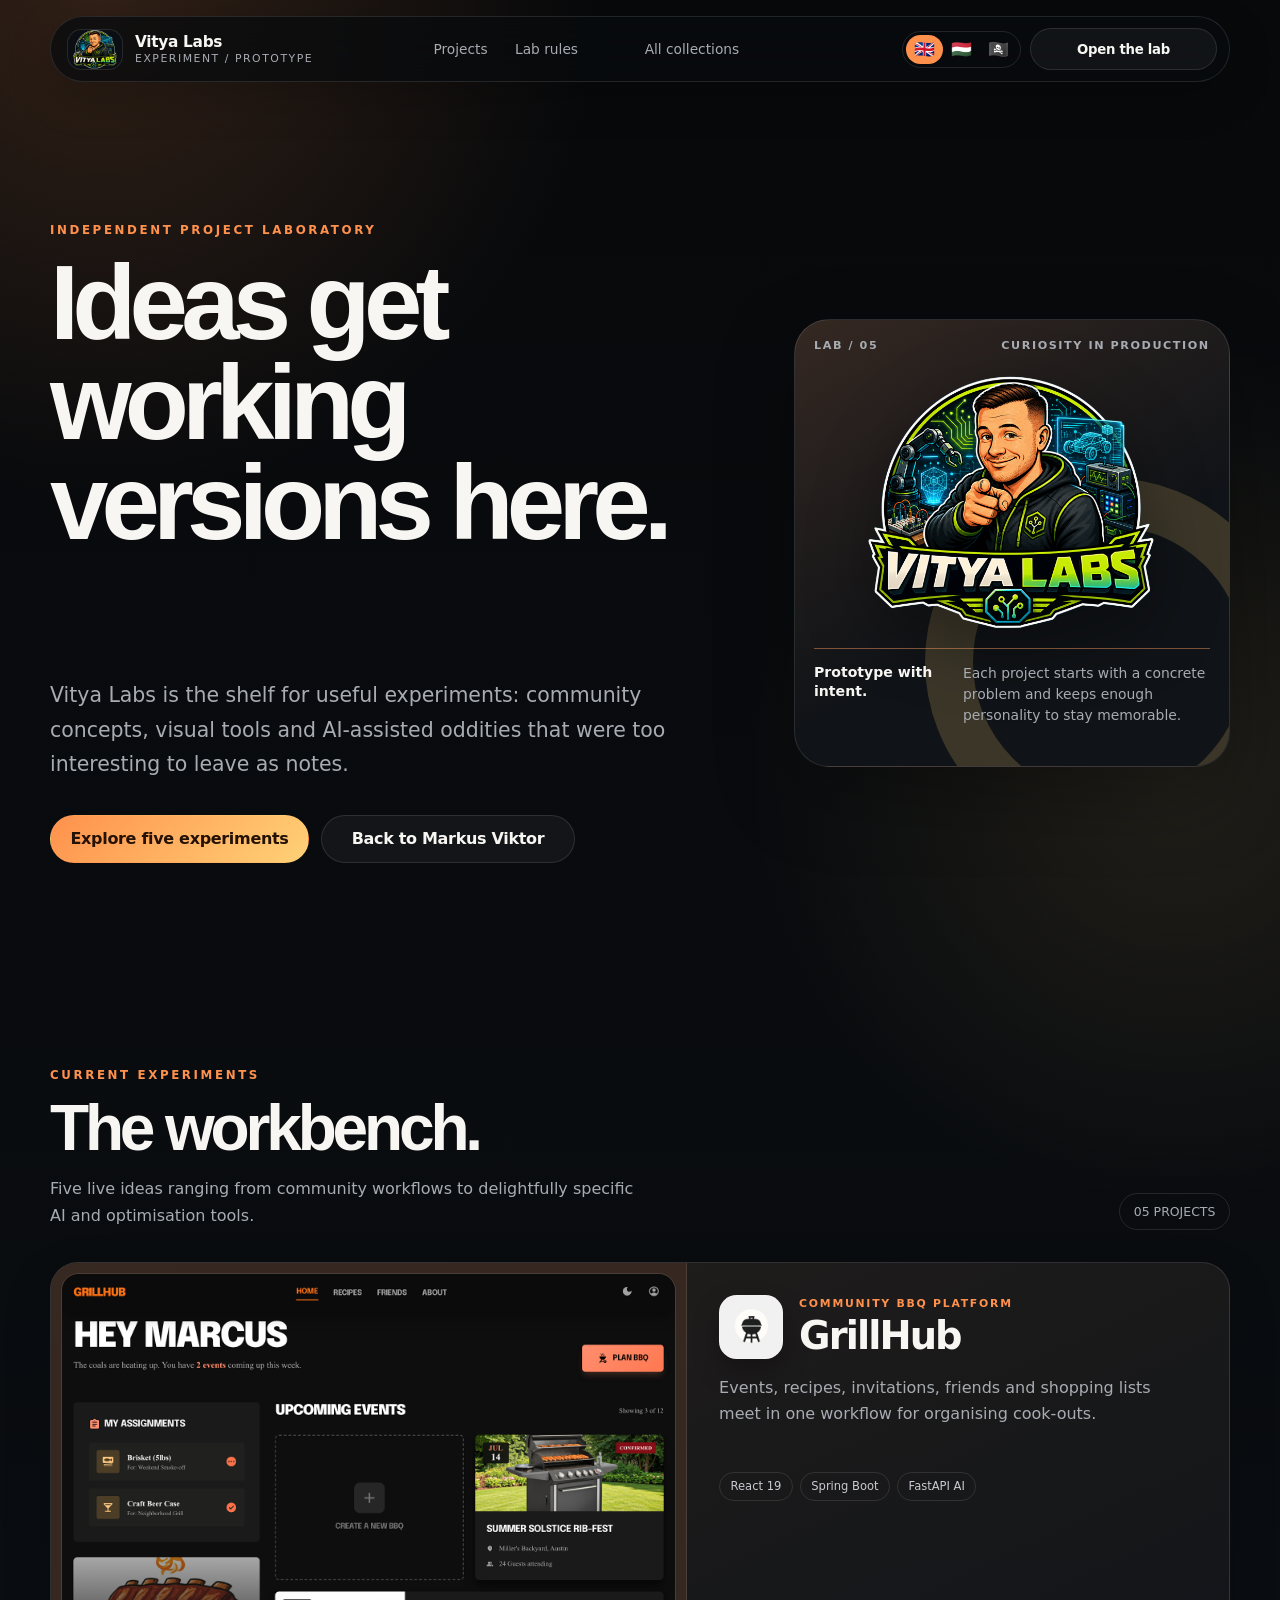
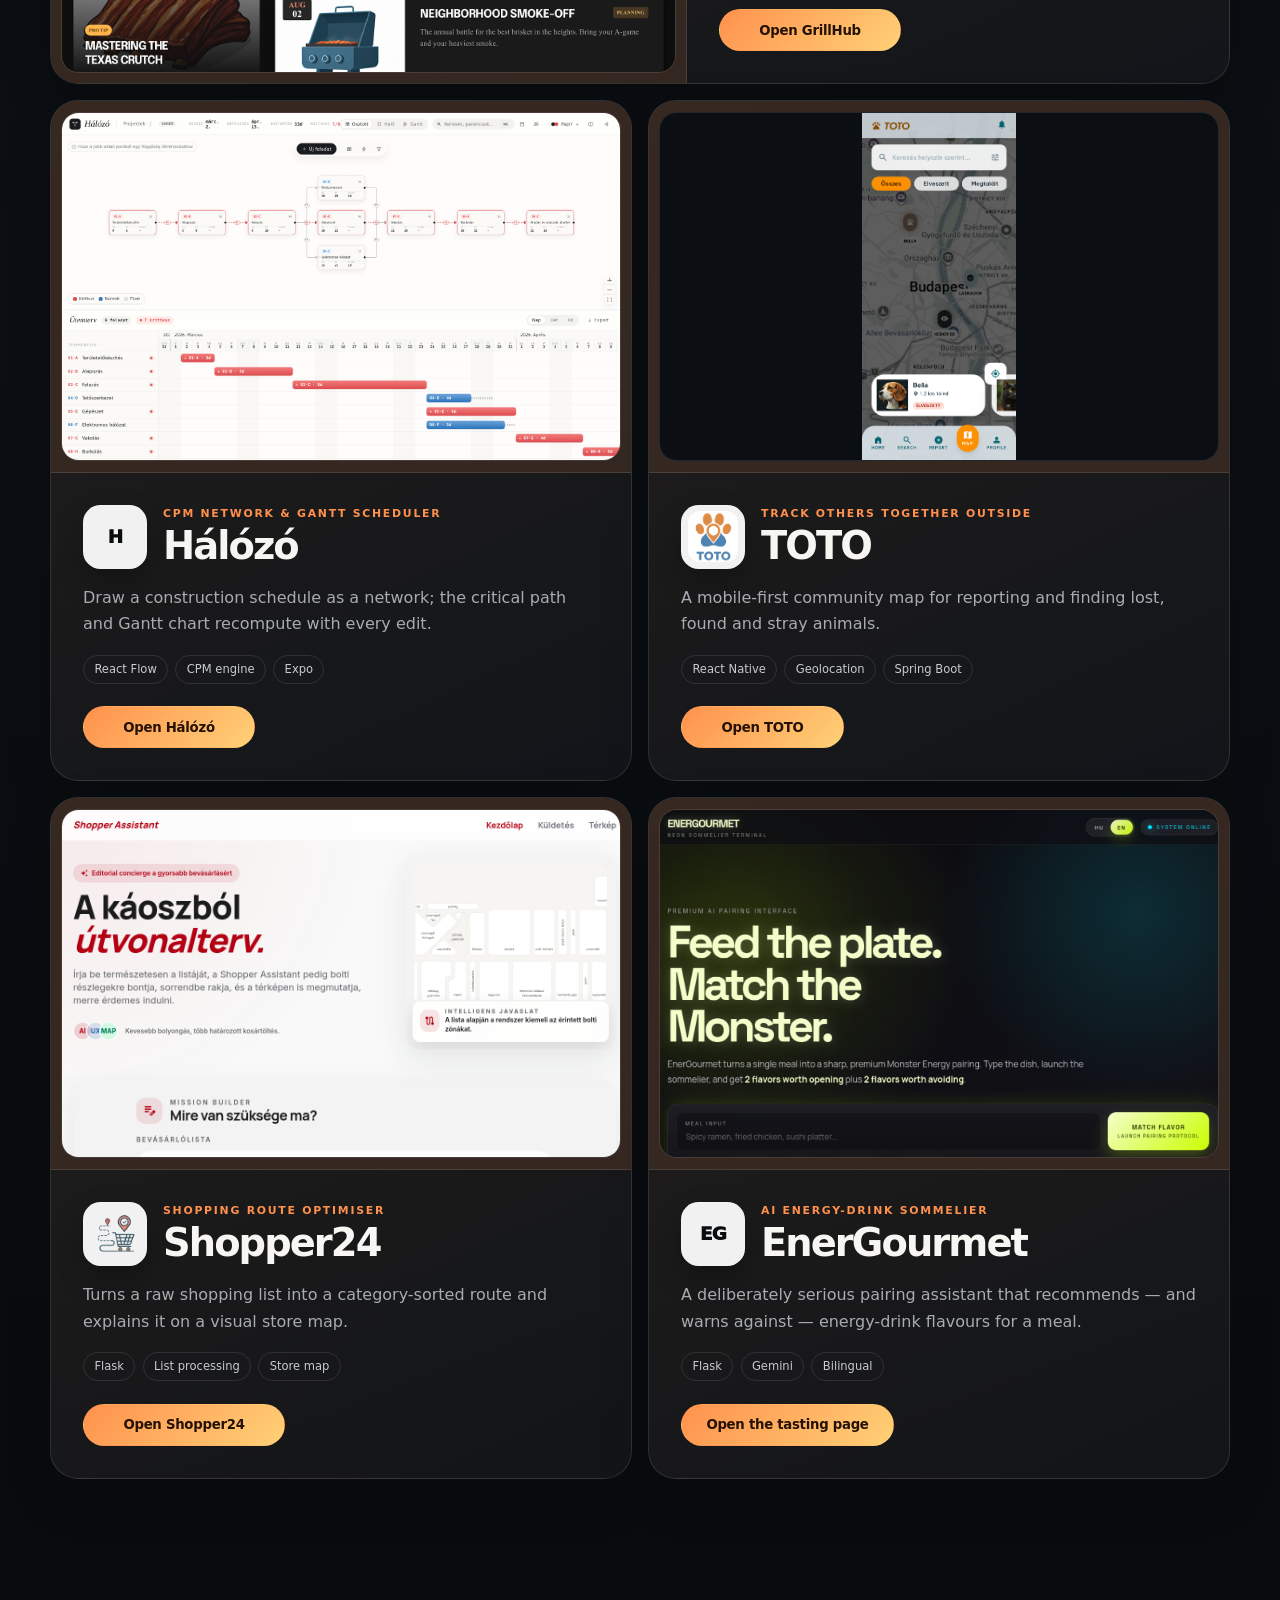
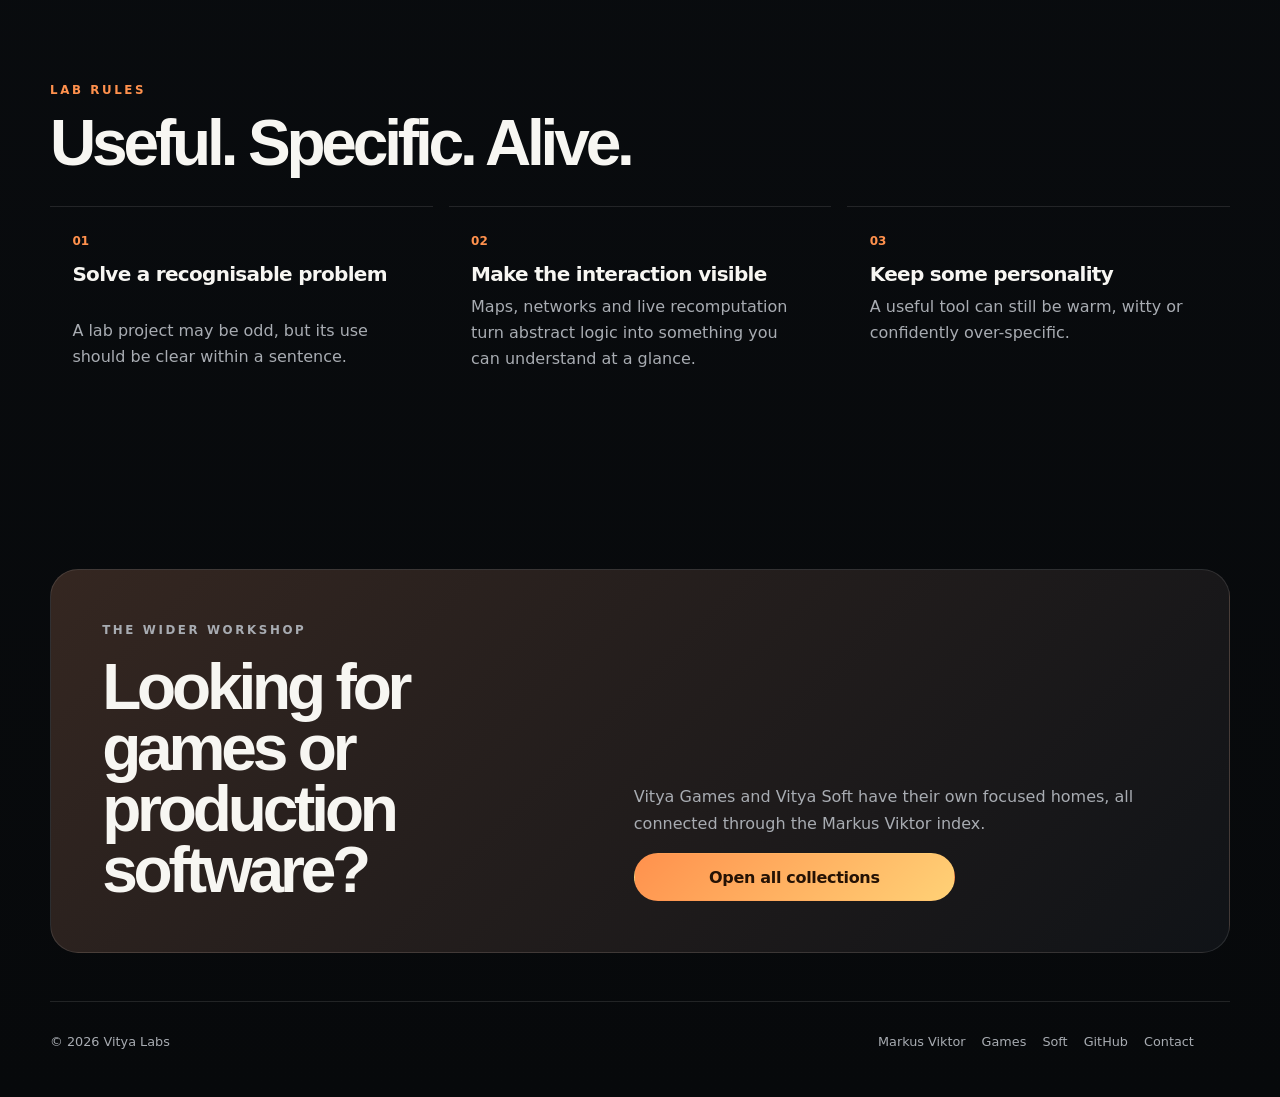
<file: index.html>
<!doctype html>
<html lang="en">
<head>
  <meta charset="utf-8">
  <meta name="viewport" content="width=device-width, initial-scale=1">
  <meta name="description" content="Vitya Labs — experimental apps, utilities and playful prototypes.">
  <meta name="theme-color" content="#080a0c">
  <title>Vitya Labs — Experiments worth building</title>
  <link rel="icon" type="image/png" sizes="32x32" href="./assets/icons/favicon-32x32.png">
  <link rel="icon" type="image/png" sizes="512x512" href="./assets/icons/favicon.png">
  <link rel="apple-touch-icon" sizes="180x180" href="./assets/icons/apple-touch-icon.png">
  <link rel="stylesheet" href="./styles.css">
</head>
<body
  data-brand="labs"
  data-title-en="Vitya Labs — Experiments worth building"
  data-title-hu="Vitya Labs — Kísérletek, amelyeket érdemes megépíteni"
  data-title-pr="Vitya Labs — Experiments worth buildin', arr"
  data-description-en="Vitya Labs — experimental apps, utilities and playful prototypes."
  data-description-hu="Vitya Labs — kísérleti appok, eszközök és játékos prototípusok."
  data-description-pr="Vitya Labs — experimental apps, handy tools an' playful prototypes for salty tinkerers."
>
  <header class="topbar shell">
    <a class="brand" href="#top" aria-label="Vitya Labs home">
      <span class="brand-badge brand-badge-logo"><img src="./assets/icons/vitya-labs-remove-bg-io.png" data-logo-pr="./assets/icons/vitya-labs-pirate.png" alt=""></span>
      <span class="brand-copy"><strong>Vitya Labs</strong><span>experiment / prototype</span></span>
    </a>
    <nav class="topnav" aria-label="Primary navigation">
      <a href="#projects" data-en="Projects" data-hu="Projektek" data-pr="Plunder">Projects</a>
      <a href="#principles" data-en="Lab rules" data-hu="Labor-szabályok" data-pr="The pirate code">Lab rules</a>
      <a href="https://markusviktor.github.io/" data-en="All collections" data-hu="Minden gyűjtemény" data-pr="All the holds">All collections</a>
    </nav>
    <div class="header-actions">
      <div class="lang-switch" role="group" aria-label="Language">
        <button type="button" data-lang="en" title="English" aria-label="English">🇬🇧</button><button type="button" data-lang="hu" title="Magyar" aria-label="Magyar">🇭🇺</button><button type="button" data-lang="pr" title="Pirate English" aria-label="Pirate English">🏴‍☠️</button>
      </div>
      <a class="button button-secondary button-small" href="#projects" data-en="Open the lab" data-hu="Labor megnyitása" data-pr="Board the lab, matey">Open the lab</a>
    </div>
  </header>

  <main id="top">
    <section class="hero shell">
      <div>
        <p class="eyebrow" data-en="Independent project laboratory" data-hu="Független projektlabor" data-pr="A free-sailin' project laboratory">Independent project laboratory</p>
        <h1 data-en="Ideas get working versions here." data-hu="Itt az ötletek működő verziót kapnak." data-pr="Here be ideas, hauled up an' made seaworthy.">Ideas get working versions here.</h1>
        <p class="hero-lead" data-en="Vitya Labs is the shelf for useful experiments: community concepts, visual tools and AI-assisted oddities that were too interesting to leave as notes." data-hu="A Vitya Labs a hasznos kísérletek polca: közösségi koncepciók, vizuális eszközök és AI-val támogatott furcsaságok, amelyek túl érdekesek voltak ahhoz, hogy jegyzetek maradjanak." data-pr="Vitya Labs be the shelf for useful experiments: community notions, visual tools an' AI-assisted oddities far too interestin' to be left as scribbles in the log.">Vitya Labs is the shelf for useful experiments: community concepts, visual tools and AI-assisted oddities that were too interesting to leave as notes.</p>
        <div class="hero-actions">
          <a class="button button-primary" href="#projects" data-en="Explore five experiments" data-hu="Öt kísérlet megnyitása" data-pr="Inspect five experiments">Explore five experiments</a>
          <a class="button button-secondary" href="https://markusviktor.github.io/" data-en="Back to Markus Viktor" data-hu="Vissza Markus Viktorhoz" data-pr="Back to Markus Viktor">Back to Markus Viktor</a>
        </div>
      </div>
      <aside class="hero-panel" aria-label="Vitya Labs overview">
        <div class="panel-top"><span>LAB / 05</span><span data-en="Curiosity in production" data-hu="Kíváncsiság működés közben" data-pr="Curiosity, fully rigged">Curiosity in production</span></div>
        <img class="panel-logo" src="./assets/icons/vitya-labs-remove-bg-io.png" data-logo-pr="./assets/icons/vitya-labs-pirate.png" alt="Vitya Labs logo">
        <div class="panel-note">
          <strong data-en="Prototype with intent." data-hu="Szándékos prototípus." data-pr="Prototype with intent, arr.">Prototype with intent.</strong>
          <span data-en="Each project starts with a concrete problem and keeps enough personality to stay memorable." data-hu="Minden projekt konkrét problémából indul, és elég karaktert tart meg ahhoz, hogy emlékezetes legyen." data-pr="Every project starts from a real trouble an' keeps swagger enough to stay memorable.">Each project starts with a concrete problem and keeps enough personality to stay memorable.</span>
        </div>
      </aside>
    </section>

    <section class="section shell" id="projects">
      <div class="section-heading">
        <div>
          <p class="eyebrow" data-en="Current experiments" data-hu="Jelenlegi kísérletek" data-pr="Current experiments">Current experiments</p>
          <h2 data-en="The workbench." data-hu="A munkapad." data-pr="The workbench.">The workbench.</h2>
          <p data-en="Five live ideas ranging from community workflows to delightfully specific AI and optimisation tools." data-hu="Öt élő ötlet a közösségi workflow-któl a kellemesen specifikus AI- és optimalizáló eszközökig." data-pr="Five livin' notions, from community routines to gloriously over-specific AI an' optimisation tools.">Five live ideas ranging from community workflows to delightfully specific AI and optimisation tools.</p>
        </div>
        <span class="count-pill">05 PROJECTS</span>
      </div>
      <div class="project-grid">
        <article class="project-card">
          <div class="project-media"><img src="./assets/screenshots/grillhub.png" alt="GrillHub interface" loading="eager"></div>
          <div class="project-body">
            <div class="project-heading">
              <span class="project-icon-shell"><img class="project-icon" src="./assets/icons/grillhub-logo.png" alt=""></span>
              <div class="project-heading-copy">
                <p class="project-kicker" data-en="Community BBQ platform" data-hu="Közösségi BBQ platform" data-pr="Community galley platform">Community BBQ platform</p>
                <h3>GrillHub</h3>
              </div>
            </div>
            <p class="project-summary" data-en="Events, recipes, invitations, friends and shopping lists meet in one workflow for organising cook-outs." data-hu="Események, receptek, meghívók, barátok és bevásárlólisták találkoznak egyetlen közös sütésszervező workflow-ban." data-pr="Feasts, recipes, invitations, shipmates an' provision lists meet in one workflow for riggin' a proper cook-out.">Events, recipes, invitations, friends and shopping lists meet in one workflow for organising cook-outs.</p>
            <div class="tags"><span class="tag">React 19</span><span class="tag">Spring Boot</span><span class="tag">FastAPI AI</span></div>
            <div class="project-links"><a class="button button-primary button-small" href="https://grillhub.vityalabs.com/" data-en="Open GrillHub" data-hu="GrillHub megnyitása" data-pr="Board GrillHub">Open GrillHub</a></div>
          </div>
        </article>

        <article class="project-card">
          <div class="project-media"><img src="./assets/screenshots/halozo.png" alt="Hálózó network and Gantt interface" loading="lazy"></div>
          <div class="project-body">
            <div class="project-heading">
              <span class="project-icon-shell"><span class="project-icon project-icon--monogram" aria-hidden="true">H</span></span>
              <div class="project-heading-copy">
                <p class="project-kicker" data-en="CPM network &amp; Gantt scheduler" data-hu="CPM hálódiagram és Gantt ütemező" data-pr="CPM net &amp; Gantt navigation chart">CPM network &amp; Gantt scheduler</p>
                <h3>Hálózó</h3>
              </div>
            </div>
            <p class="project-summary" data-en="Draw a construction schedule as a network; the critical path and Gantt chart recompute with every edit." data-hu="Rajzold fel az építési ütemtervet hálóként; a kritikus út és a Gantt minden szerkesztésre újraszámol." data-pr="Chart a buildin' schedule as a net; the critical path an' the Gantt redraw themselves at every stroke.">Draw a construction schedule as a network; the critical path and Gantt chart recompute with every edit.</p>
            <div class="tags"><span class="tag">React Flow</span><span class="tag">CPM engine</span><span class="tag">Expo</span></div>
            <div class="project-links"><a class="button button-primary button-small" href="https://halozo.vityalabs.com/" data-en="Open Hálózó" data-hu="Hálózó megnyitása" data-pr="Board Hálózó">Open Hálózó</a></div>
          </div>
        </article>

        <article class="project-card">
          <div class="project-media project-media--contain"><img src="./assets/screenshots/toto.png" alt="TOTO lost animal reporting interface" loading="lazy"></div>
          <div class="project-body">
            <div class="project-heading">
              <span class="project-icon-shell"><img class="project-icon" src="./assets/icons/toto-logo.png" alt=""></span>
              <div class="project-heading-copy">
                <p class="project-kicker">Track Others Together Outside</p>
                <h3>TOTO</h3>
              </div>
            </div>
            <p class="project-summary" data-en="A mobile-first community map for reporting and finding lost, found and stray animals." data-hu="Mobile-first közösségi térkép elveszett, megtalált és kóbor állatok bejelentésére és keresésére." data-pr="A mobile-first community chart for reportin' an' findin' lost, found an' wanderin' beasts.">A mobile-first community map for reporting and finding lost, found and stray animals.</p>
            <div class="tags"><span class="tag">React Native</span><span class="tag">Geolocation</span><span class="tag">Spring Boot</span></div>
            <div class="project-links"><a class="button button-primary button-small" href="https://toto.vityalabs.com/" data-en="Open TOTO" data-hu="TOTO megnyitása" data-pr="Board TOTO">Open TOTO</a></div>
          </div>
        </article>

        <article class="project-card">
          <div class="project-media"><img src="./assets/screenshots/shopper24.png" alt="Shopper24 store route interface" loading="lazy"></div>
          <div class="project-body">
            <div class="project-heading">
              <span class="project-icon-shell"><img class="project-icon" src="./assets/icons/shopper24-logo.png" alt=""></span>
              <div class="project-heading-copy">
                <p class="project-kicker" data-en="Shopping route optimiser" data-hu="Bevásárlási útvonal-optimalizáló" data-pr="Provisionin' route optimiser">Shopping route optimiser</p>
                <h3>Shopper24</h3>
              </div>
            </div>
            <p class="project-summary" data-en="Turns a raw shopping list into a category-sorted route and explains it on a visual store map." data-hu="Nyers bevásárlólistából kategóriákba rendezett útvonalat készít, és vizuális bolttérképen mutatja meg." data-pr="Turns a scrawled provision list into a sorted course an' lays it out on a proper chart o' the store.">Turns a raw shopping list into a category-sorted route and explains it on a visual store map.</p>
            <div class="tags"><span class="tag">Flask</span><span class="tag">List processing</span><span class="tag">Store map</span></div>
            <div class="project-links"><a class="button button-primary button-small" href="https://shopper24.vityalabs.com/" data-en="Open Shopper24" data-hu="Shopper24 megnyitása" data-pr="Board Shopper24">Open Shopper24</a></div>
          </div>
        </article>

        <article class="project-card">
          <div class="project-media"><img src="./assets/screenshots/energourmet.png" alt="EnerGourmet pairing interface" loading="lazy"></div>
          <div class="project-body">
            <div class="project-heading">
              <span class="project-icon-shell"><span class="project-icon project-icon--monogram" aria-hidden="true">EG</span></span>
              <div class="project-heading-copy">
                <p class="project-kicker" data-en="AI energy-drink sommelier" data-hu="AI energiaital-sommelier" data-pr="AI energy-grog sommelier">AI energy-drink sommelier</p>
                <h3>EnerGourmet</h3>
              </div>
            </div>
            <p class="project-summary" data-en="A deliberately serious pairing assistant that recommends — and warns against — energy-drink flavours for a meal." data-hu="Szándékosan komoly pairing asszisztens, amely energiaital-ízeket ajánl — és ellenjavall — egy étel mellé." data-pr="A solemn pairin' mate that recommends — an' sternly warns against — energy-grog flavours for yer supper.">A deliberately serious pairing assistant that recommends — and warns against — energy-drink flavours for a meal.</p>
            <div class="tags"><span class="tag">Flask</span><span class="tag">Gemini</span><span class="tag">Bilingual</span></div>
            <div class="project-links"><a class="button button-primary button-small" href="https://energourmet.vityalabs.com/" data-en="Open the tasting page" data-hu="Kóstolóoldal megnyitása" data-pr="Board the tastin' deck">Open the tasting page</a></div>
          </div>
        </article>
      </div>
    </section>

    <section class="section shell" id="principles">
      <div class="section-heading">
        <div>
          <p class="eyebrow" data-en="Lab rules" data-hu="Labor-szabályok" data-pr="The pirate code">Lab rules</p>
          <h2 data-en="Useful. Specific. Alive." data-hu="Hasznos. Specifikus. Élő." data-pr="Useful. Specific. Alive.">Useful. Specific. Alive.</h2>
        </div>
      </div>
      <div class="principles">
        <article class="principle">
          <span>01</span>
          <h3 data-en="Solve a recognisable problem" data-hu="Ismerős problémát oldjon meg" data-pr="Solve a trouble every soul knows">Solve a recognisable problem</h3>
          <p data-en="A lab project may be odd, but its use should be clear within a sentence." data-hu="Egy laborprojekt lehet furcsa, de egy mondatból legyen világos, mire jó." data-pr="A lab project may be odd as a three-legged parrot, but one sentence should tell ye what it be good for.">A lab project may be odd, but its use should be clear within a sentence.</p>
        </article>
        <article class="principle">
          <span>02</span>
          <h3 data-en="Make the interaction visible" data-hu="Legyen látható az interakció" data-pr="Keep the workin's above deck">Make the interaction visible</h3>
          <p data-en="Maps, networks and live recomputation turn abstract logic into something you can understand at a glance." data-hu="A térképek, hálók és élő újraszámítások az absztrakt logikát egy pillantással érthetővé teszik." data-pr="Charts, nets an' live reckonin' turn abstract logic into somethin' ye grasp at a glance.">Maps, networks and live recomputation turn abstract logic into something you can understand at a glance.</p>
        </article>
        <article class="principle">
          <span>03</span>
          <h3 data-en="Keep some personality" data-hu="Maradjon benne karakter" data-pr="Keep some swagger aboard">Keep some personality</h3>
          <p data-en="A useful tool can still be warm, witty or confidently over-specific." data-hu="Egy hasznos eszköz is lehet meleg, szellemes vagy magabiztosan túlspecifikus." data-pr="A useful tool can still be warm, witty or gloriously over-specific.">A useful tool can still be warm, witty or confidently over-specific.</p>
        </article>
      </div>
    </section>

    <section class="closing shell">
      <div>
        <p class="eyebrow" data-en="The wider workshop" data-hu="A tágabb műhely" data-pr="The wider shipyard">The wider workshop</p>
        <h2 data-en="Looking for games or production software?" data-hu="Játékot vagy éles szoftvert keresel?" data-pr="Lookin' for games or workin' rigs, matey?">Looking for games or production software?</h2>
      </div>
      <div>
        <p data-en="Vitya Games and Vitya Soft have their own focused homes, all connected through the Markus Viktor index." data-hu="A Vitya Games és a Vitya Soft külön fókuszált otthont kapott, mindkettő a Markus Viktor központi oldalán keresztül kapcsolódik." data-pr="Vitya Games an' Vitya Soft have berths o' their own, all moored to the Markus Viktor index.">Vitya Games and Vitya Soft have their own focused homes, all connected through the Markus Viktor index.</p>
        <a class="button button-primary" href="https://markusviktor.github.io/" data-en="Open all collections" data-hu="Minden gyűjtemény megnyitása" data-pr="Rummage all the holds">Open all collections</a>
      </div>
    </section>
  </main>

  <footer class="footer shell">
    <span>© <span data-current-year></span> Vitya Labs</span>
    <nav class="footer-links" aria-label="Footer navigation">
      <a href="https://markusviktor.github.io/">Markus Viktor</a>
      <a href="https://vitya-games.github.io/">Games</a>
      <a href="https://vitya-soft.github.io/">Soft</a>
      <a href="https://github.com/vitya-labs">GitHub</a>
      <a href="mailto:hello@vityalabs.com" data-en="Contact" data-hu="Kapcsolat" data-pr="Send a bottle">Contact</a>
    </nav>
  </footer>
  <script src="./site.js"></script>
</body>
</html>
</file>
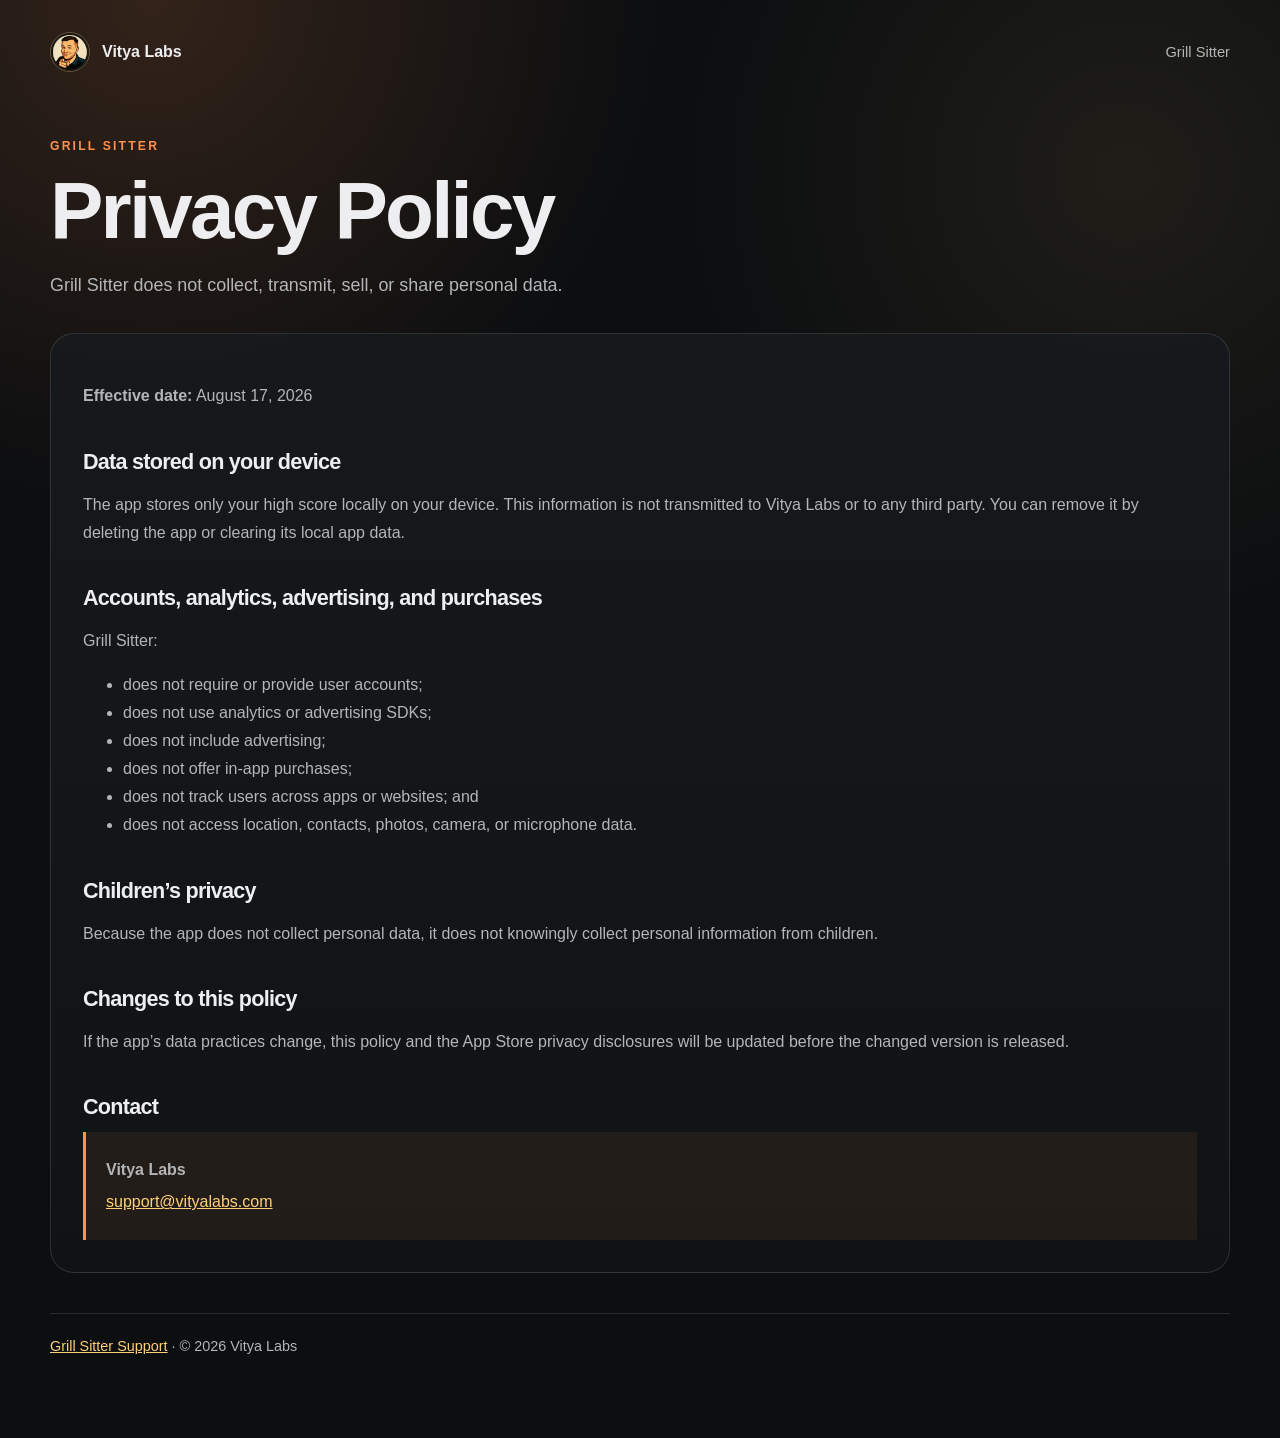
<file: grill-sitter/privacy.html>
<!doctype html>
<html lang="en">
<head>
  <meta charset="utf-8">
  <meta name="viewport" content="width=device-width, initial-scale=1">
  <title>Grill Sitter Privacy Policy | Vitya Labs</title>
  <meta name="description" content="Privacy Policy for the Grill Sitter iOS app by Vitya Labs.">
  <link rel="icon" type="image/png" href="./assets/icon.png">
  <link rel="apple-touch-icon" href="./assets/icon.png">
  <link rel="stylesheet" href="./styles.css">
</head>
<body>
  <main class="shell">
    <header class="topbar">
      <a class="brand" href="../">
        <img src="../assets/icons/vitya-logo_big.jpg" alt="">
        <span>Vitya Labs</span>
      </a>
      <a class="back" href="./">Grill Sitter</a>
    </header>

    <p class="eyebrow">Grill Sitter</p>
    <h1>Privacy Policy</h1>
    <p class="lead">
      Grill Sitter does not collect, transmit, sell, or share personal data.
    </p>

    <article class="card">
      <p><strong>Effective date:</strong> August 17, 2026</p>

      <h2>Data stored on your device</h2>
      <p>
        The app stores only your high score locally on your device. This
        information is not transmitted to Vitya Labs or to any third party. You
        can remove it by deleting the app or clearing its local app data.
      </p>

      <h2>Accounts, analytics, advertising, and purchases</h2>
      <p>Grill Sitter:</p>
      <ul>
        <li>does not require or provide user accounts;</li>
        <li>does not use analytics or advertising SDKs;</li>
        <li>does not include advertising;</li>
        <li>does not offer in-app purchases;</li>
        <li>does not track users across apps or websites; and</li>
        <li>does not access location, contacts, photos, camera, or microphone data.</li>
      </ul>

      <h2>Children’s privacy</h2>
      <p>
        Because the app does not collect personal data, it does not knowingly
        collect personal information from children.
      </p>

      <h2>Changes to this policy</h2>
      <p>
        If the app’s data practices change, this policy and the App Store
        privacy disclosures will be updated before the changed version is
        released.
      </p>

      <h2>Contact</h2>
      <div class="contact">
        <p><strong>Vitya Labs</strong></p>
        <p><a href="mailto:support@vityalabs.com">support@vityalabs.com</a></p>
      </div>
    </article>

    <p class="meta">
      <a href="./support.html">Grill Sitter Support</a>
      · © 2026 Vitya Labs
    </p>
  </main>
</body>
</html>
</file>
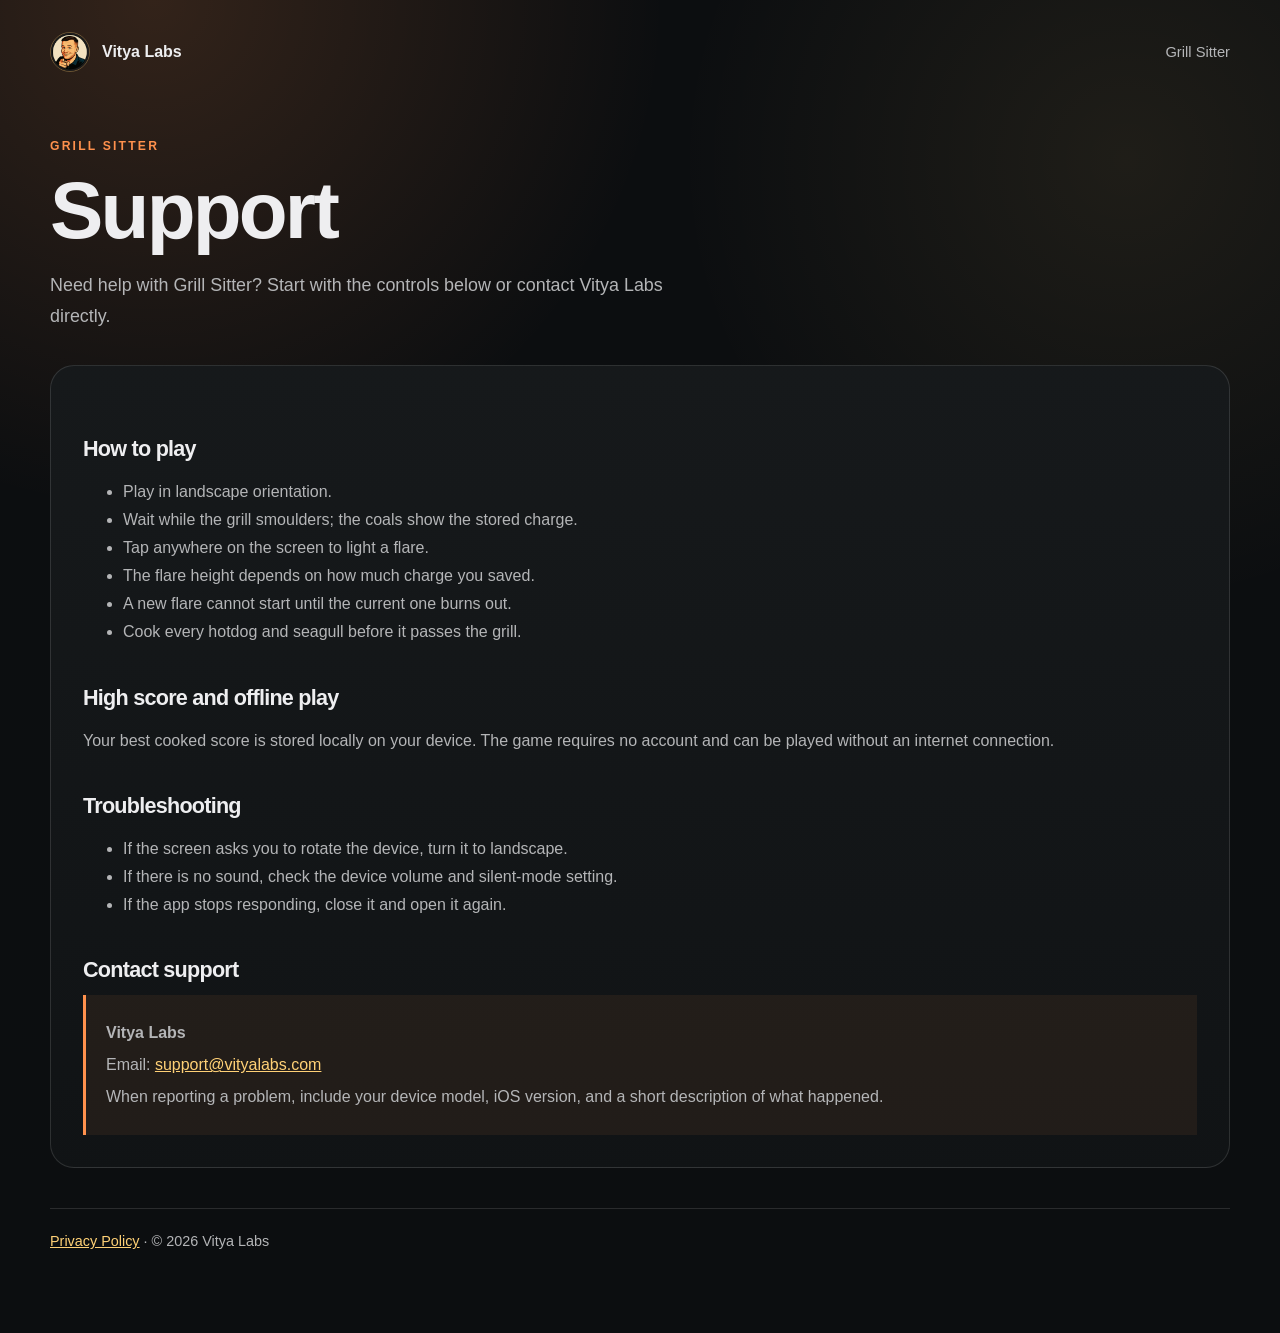
<file: grill-sitter/support.html>
<!doctype html>
<html lang="en">
<head>
  <meta charset="utf-8">
  <meta name="viewport" content="width=device-width, initial-scale=1">
  <title>Grill Sitter Support | Vitya Labs</title>
  <meta name="description" content="Support information and contact details for the Grill Sitter iOS app.">
  <link rel="icon" type="image/png" href="./assets/icon.png">
  <link rel="apple-touch-icon" href="./assets/icon.png">
  <link rel="stylesheet" href="./styles.css">
</head>
<body>
  <main class="shell">
    <header class="topbar">
      <a class="brand" href="../">
        <img src="../assets/icons/vitya-logo_big.jpg" alt="">
        <span>Vitya Labs</span>
      </a>
      <a class="back" href="./">Grill Sitter</a>
    </header>

    <p class="eyebrow">Grill Sitter</p>
    <h1>Support</h1>
    <p class="lead">
      Need help with Grill Sitter? Start with the controls below or contact
      Vitya Labs directly.
    </p>

    <article class="card">
      <h2>How to play</h2>
      <ul>
        <li>Play in landscape orientation.</li>
        <li>Wait while the grill smoulders; the coals show the stored charge.</li>
        <li>Tap anywhere on the screen to light a flare.</li>
        <li>The flare height depends on how much charge you saved.</li>
        <li>A new flare cannot start until the current one burns out.</li>
        <li>Cook every hotdog and seagull before it passes the grill.</li>
      </ul>

      <h2>High score and offline play</h2>
      <p>
        Your best cooked score is stored locally on your device. The game
        requires no account and can be played without an internet connection.
      </p>

      <h2>Troubleshooting</h2>
      <ul>
        <li>If the screen asks you to rotate the device, turn it to landscape.</li>
        <li>If there is no sound, check the device volume and silent-mode setting.</li>
        <li>If the app stops responding, close it and open it again.</li>
      </ul>

      <h2>Contact support</h2>
      <div class="contact">
        <p><strong>Vitya Labs</strong></p>
        <p>
          Email:
          <a href="mailto:support@vityalabs.com?subject=Grill%20Sitter%20Support">
            support@vityalabs.com
          </a>
        </p>
        <p>
          When reporting a problem, include your device model, iOS version, and
          a short description of what happened.
        </p>
      </div>
    </article>

    <p class="meta">
      <a href="./privacy.html">Privacy Policy</a>
      · © 2026 Vitya Labs
    </p>
  </main>
</body>
</html>
</file>
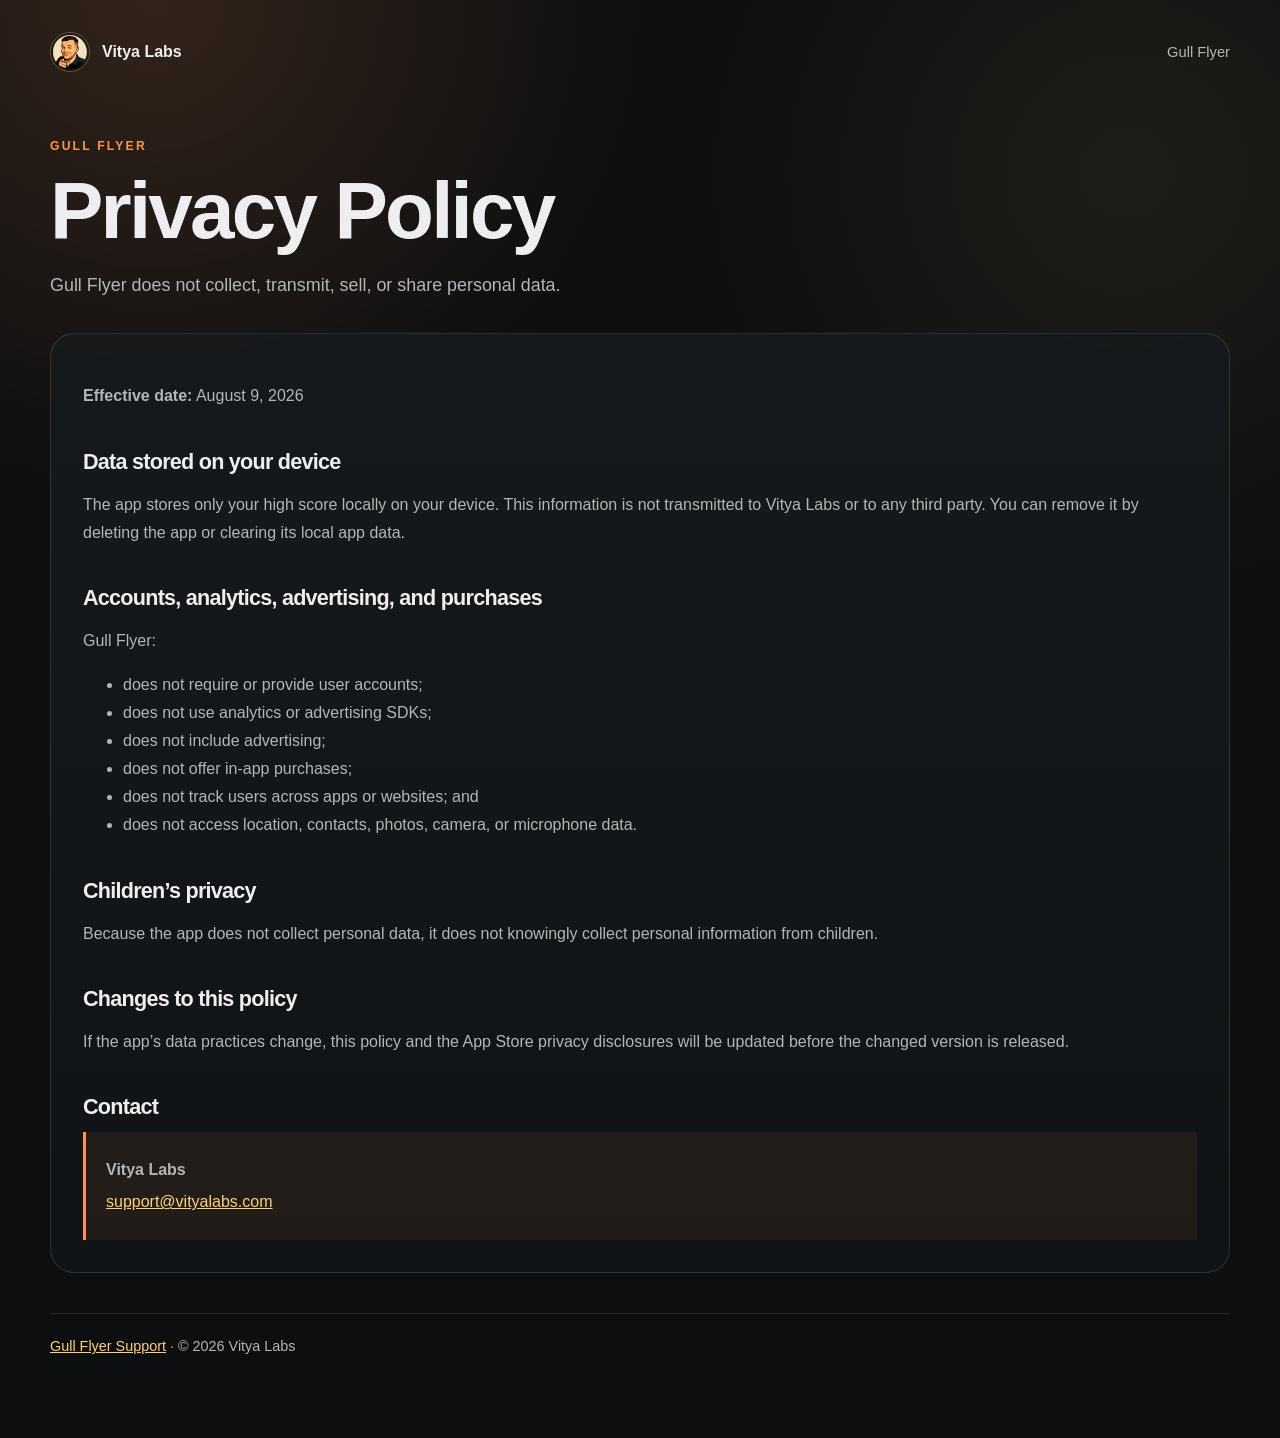
<file: gull-flyer/privacy.html>
<!doctype html>
<html lang="en">
<head>
  <meta charset="utf-8">
  <meta name="viewport" content="width=device-width, initial-scale=1">
  <title>Gull Flyer Privacy Policy | Vitya Labs</title>
  <meta name="description" content="Privacy Policy for the Gull Flyer iOS app by Vitya Labs.">
  <link rel="icon" type="image/png" sizes="32x32" href="../assets/icons/favicon-32x32.png">
  <link rel="icon" type="image/png" sizes="512x512" href="../assets/icons/favicon.png">
  <link rel="apple-touch-icon" sizes="180x180" href="../assets/icons/apple-touch-icon.png">
  <link rel="stylesheet" href="./styles.css">
</head>
<body>
  <main class="shell">
    <header class="topbar">
      <a class="brand" href="../">
        <img src="../assets/icons/vitya-logo_big.jpg" alt="">
        <span>Vitya Labs</span>
      </a>
      <a class="back" href="./">Gull Flyer</a>
    </header>

    <p class="eyebrow">Gull Flyer</p>
    <h1>Privacy Policy</h1>
    <p class="lead">
      Gull Flyer does not collect, transmit, sell, or share personal data.
    </p>

    <article class="card">
      <p><strong>Effective date:</strong> August 9, 2026</p>

      <h2>Data stored on your device</h2>
      <p>
        The app stores only your high score locally on your device. This
        information is not transmitted to Vitya Labs or to any third party. You
        can remove it by deleting the app or clearing its local app data.
      </p>

      <h2>Accounts, analytics, advertising, and purchases</h2>
      <p>Gull Flyer:</p>
      <ul>
        <li>does not require or provide user accounts;</li>
        <li>does not use analytics or advertising SDKs;</li>
        <li>does not include advertising;</li>
        <li>does not offer in-app purchases;</li>
        <li>does not track users across apps or websites; and</li>
        <li>does not access location, contacts, photos, camera, or microphone data.</li>
      </ul>

      <h2>Children’s privacy</h2>
      <p>
        Because the app does not collect personal data, it does not knowingly
        collect personal information from children.
      </p>

      <h2>Changes to this policy</h2>
      <p>
        If the app’s data practices change, this policy and the App Store
        privacy disclosures will be updated before the changed version is
        released.
      </p>

      <h2>Contact</h2>
      <div class="contact">
        <p><strong>Vitya Labs</strong></p>
        <p><a href="mailto:support@vityalabs.com">support@vityalabs.com</a></p>
      </div>
    </article>

    <p class="meta">
      <a href="./support.html">Gull Flyer Support</a>
      · © 2026 Vitya Labs
    </p>
  </main>
</body>
</html>
</file>
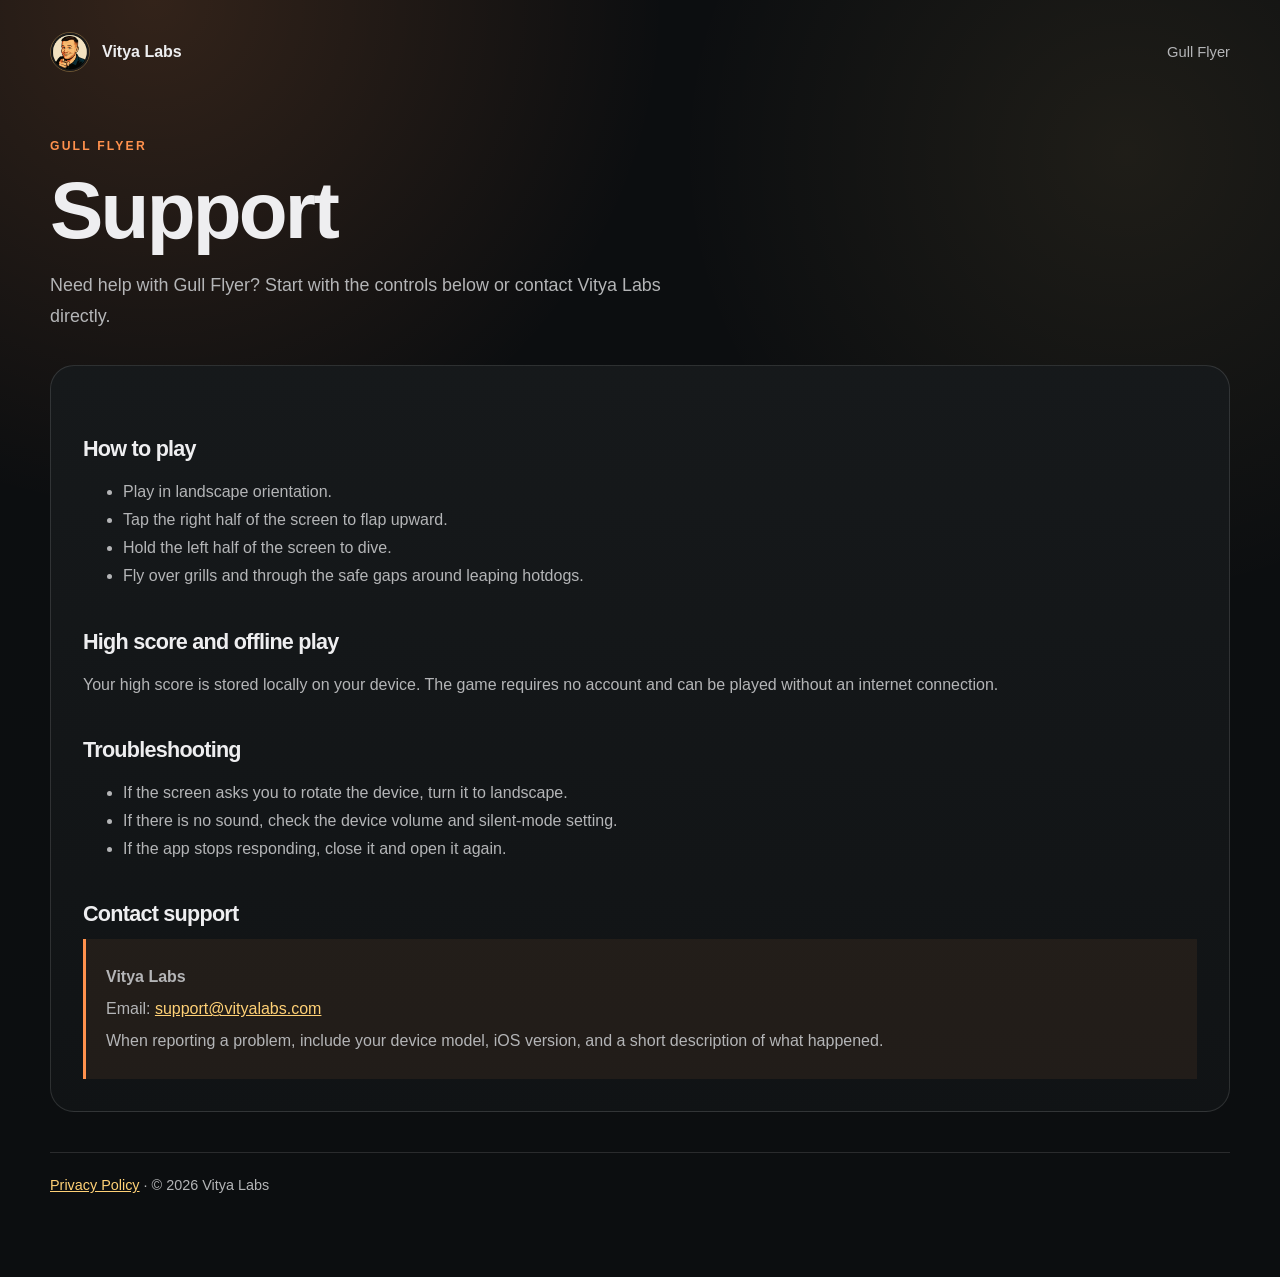
<file: gull-flyer/support.html>
<!doctype html>
<html lang="en">
<head>
  <meta charset="utf-8">
  <meta name="viewport" content="width=device-width, initial-scale=1">
  <title>Gull Flyer Support | Vitya Labs</title>
  <meta name="description" content="Support information and contact details for the Gull Flyer iOS app.">
  <link rel="icon" type="image/png" sizes="32x32" href="../assets/icons/favicon-32x32.png">
  <link rel="icon" type="image/png" sizes="512x512" href="../assets/icons/favicon.png">
  <link rel="apple-touch-icon" sizes="180x180" href="../assets/icons/apple-touch-icon.png">
  <link rel="stylesheet" href="./styles.css">
</head>
<body>
  <main class="shell">
    <header class="topbar">
      <a class="brand" href="../">
        <img src="../assets/icons/vitya-logo_big.jpg" alt="">
        <span>Vitya Labs</span>
      </a>
      <a class="back" href="./">Gull Flyer</a>
    </header>

    <p class="eyebrow">Gull Flyer</p>
    <h1>Support</h1>
    <p class="lead">
      Need help with Gull Flyer? Start with the controls below or contact
      Vitya Labs directly.
    </p>

    <article class="card">
      <h2>How to play</h2>
      <ul>
        <li>Play in landscape orientation.</li>
        <li>Tap the right half of the screen to flap upward.</li>
        <li>Hold the left half of the screen to dive.</li>
        <li>Fly over grills and through the safe gaps around leaping hotdogs.</li>
      </ul>

      <h2>High score and offline play</h2>
      <p>
        Your high score is stored locally on your device. The game requires no
        account and can be played without an internet connection.
      </p>

      <h2>Troubleshooting</h2>
      <ul>
        <li>If the screen asks you to rotate the device, turn it to landscape.</li>
        <li>If there is no sound, check the device volume and silent-mode setting.</li>
        <li>If the app stops responding, close it and open it again.</li>
      </ul>

      <h2>Contact support</h2>
      <div class="contact">
        <p><strong>Vitya Labs</strong></p>
        <p>
          Email:
          <a href="mailto:support@vityalabs.com?subject=Gull%20Flyer%20Support">
            support@vityalabs.com
          </a>
        </p>
        <p>
          When reporting a problem, include your device model, iOS version, and
          a short description of what happened.
        </p>
      </div>
    </article>

    <p class="meta">
      <a href="./privacy.html">Privacy Policy</a>
      · © 2026 Vitya Labs
    </p>
  </main>
</body>
</html>
</file>
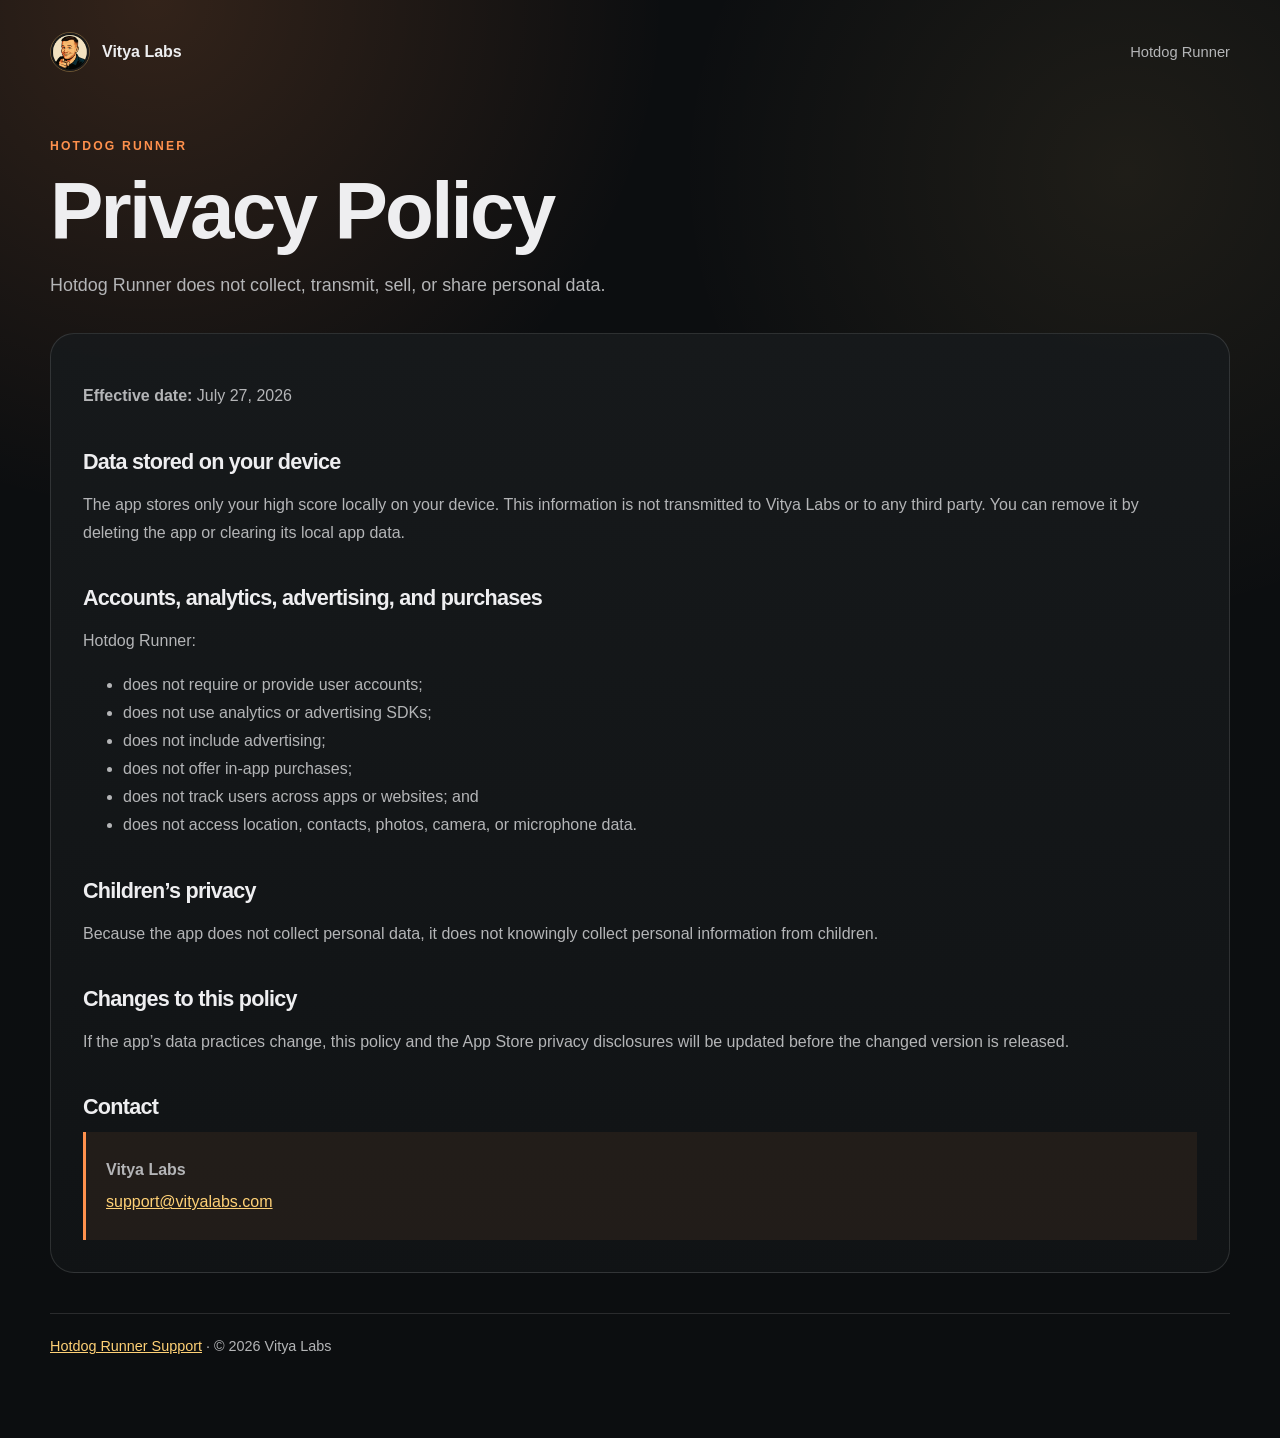
<file: hotdog-runner/privacy.html>
<!doctype html>
<html lang="en">
<head>
  <meta charset="utf-8">
  <meta name="viewport" content="width=device-width, initial-scale=1">
  <title>Hotdog Runner Privacy Policy | Vitya Labs</title>
  <meta name="description" content="Privacy Policy for the Hotdog Runner iOS app by Vitya Labs.">
  <link rel="icon" type="image/png" sizes="32x32" href="../assets/icons/favicon-32x32.png">
  <link rel="icon" type="image/png" sizes="512x512" href="../assets/icons/favicon.png">
  <link rel="apple-touch-icon" sizes="180x180" href="../assets/icons/apple-touch-icon.png">
  <link rel="stylesheet" href="./styles.css">
</head>
<body>
  <main class="shell">
    <header class="topbar">
      <a class="brand" href="../">
        <img src="../assets/icons/vitya-logo_big.jpg" alt="">
        <span>Vitya Labs</span>
      </a>
      <a class="back" href="./">Hotdog Runner</a>
    </header>

    <p class="eyebrow">Hotdog Runner</p>
    <h1>Privacy Policy</h1>
    <p class="lead">
      Hotdog Runner does not collect, transmit, sell, or share personal data.
    </p>

    <article class="card">
      <p><strong>Effective date:</strong> July 27, 2026</p>

      <h2>Data stored on your device</h2>
      <p>
        The app stores only your high score locally on your device. This
        information is not transmitted to Vitya Labs or to any third party. You
        can remove it by deleting the app or clearing its local app data.
      </p>

      <h2>Accounts, analytics, advertising, and purchases</h2>
      <p>Hotdog Runner:</p>
      <ul>
        <li>does not require or provide user accounts;</li>
        <li>does not use analytics or advertising SDKs;</li>
        <li>does not include advertising;</li>
        <li>does not offer in-app purchases;</li>
        <li>does not track users across apps or websites; and</li>
        <li>does not access location, contacts, photos, camera, or microphone data.</li>
      </ul>

      <h2>Children’s privacy</h2>
      <p>
        Because the app does not collect personal data, it does not knowingly
        collect personal information from children.
      </p>

      <h2>Changes to this policy</h2>
      <p>
        If the app’s data practices change, this policy and the App Store
        privacy disclosures will be updated before the changed version is
        released.
      </p>

      <h2>Contact</h2>
      <div class="contact">
        <p><strong>Vitya Labs</strong></p>
        <p><a href="mailto:support@vityalabs.com">support@vityalabs.com</a></p>
      </div>
    </article>

    <p class="meta">
      <a href="./support.html">Hotdog Runner Support</a>
      · © 2026 Vitya Labs
    </p>
  </main>
</body>
</html>
</file>
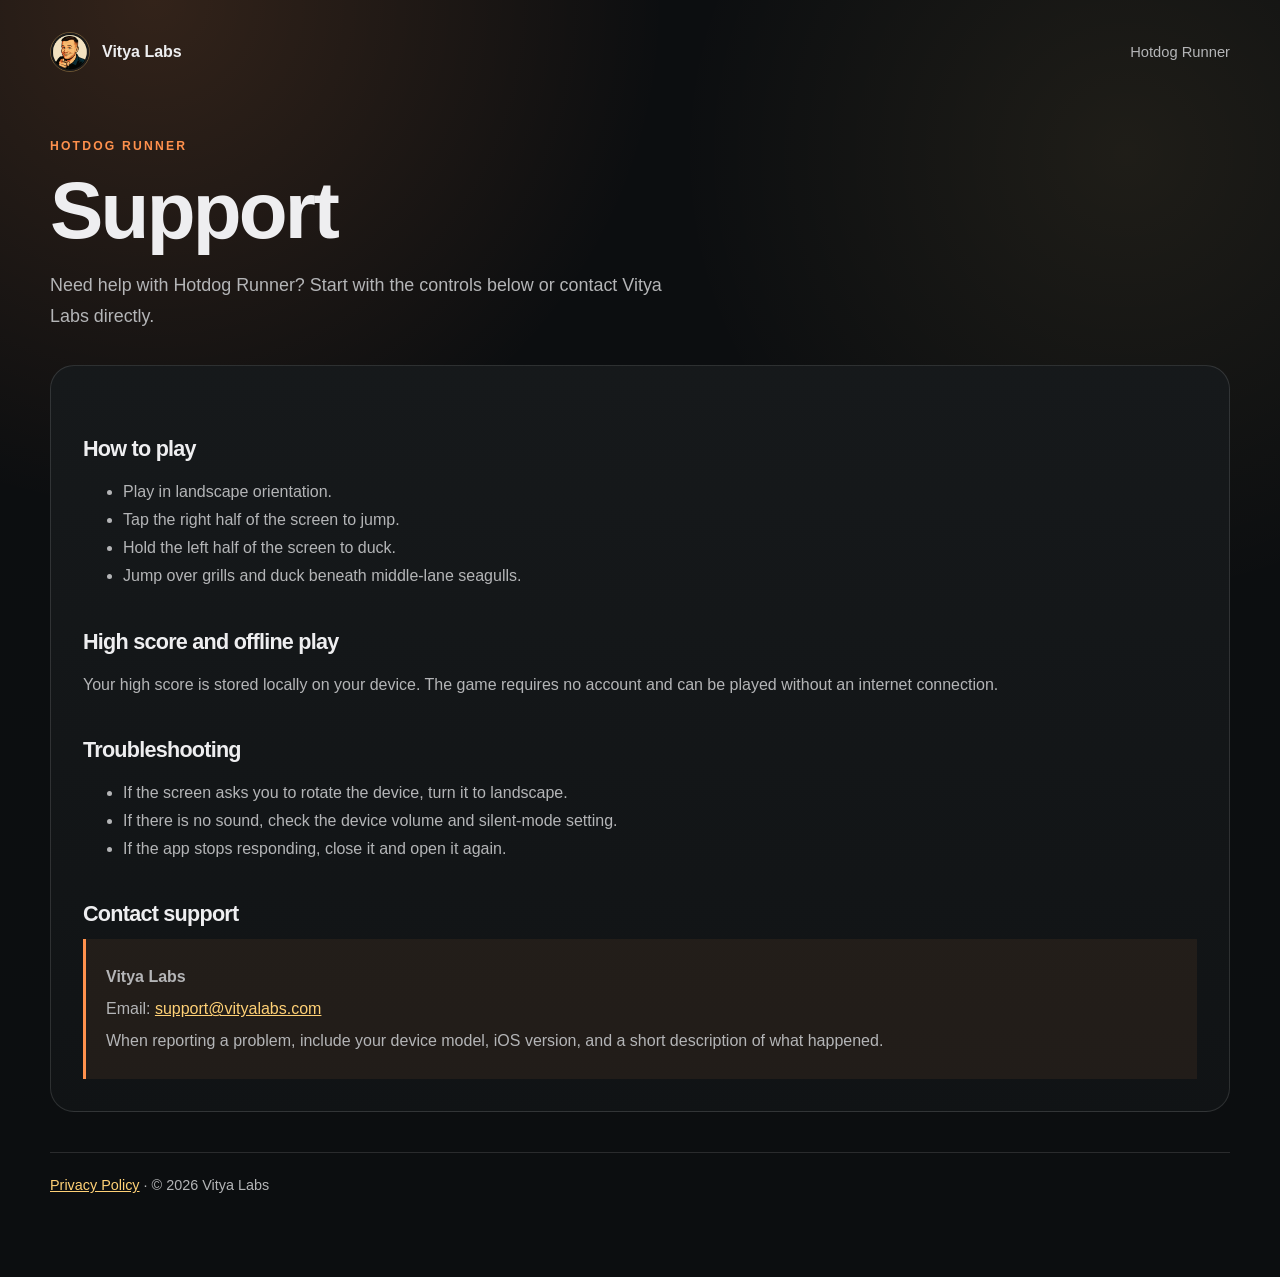
<file: hotdog-runner/support.html>
<!doctype html>
<html lang="en">
<head>
  <meta charset="utf-8">
  <meta name="viewport" content="width=device-width, initial-scale=1">
  <title>Hotdog Runner Support | Vitya Labs</title>
  <meta name="description" content="Support information and contact details for the Hotdog Runner iOS app.">
  <link rel="icon" type="image/png" sizes="32x32" href="../assets/icons/favicon-32x32.png">
  <link rel="icon" type="image/png" sizes="512x512" href="../assets/icons/favicon.png">
  <link rel="apple-touch-icon" sizes="180x180" href="../assets/icons/apple-touch-icon.png">
  <link rel="stylesheet" href="./styles.css">
</head>
<body>
  <main class="shell">
    <header class="topbar">
      <a class="brand" href="../">
        <img src="../assets/icons/vitya-logo_big.jpg" alt="">
        <span>Vitya Labs</span>
      </a>
      <a class="back" href="./">Hotdog Runner</a>
    </header>

    <p class="eyebrow">Hotdog Runner</p>
    <h1>Support</h1>
    <p class="lead">
      Need help with Hotdog Runner? Start with the controls below or contact
      Vitya Labs directly.
    </p>

    <article class="card">
      <h2>How to play</h2>
      <ul>
        <li>Play in landscape orientation.</li>
        <li>Tap the right half of the screen to jump.</li>
        <li>Hold the left half of the screen to duck.</li>
        <li>Jump over grills and duck beneath middle-lane seagulls.</li>
      </ul>

      <h2>High score and offline play</h2>
      <p>
        Your high score is stored locally on your device. The game requires no
        account and can be played without an internet connection.
      </p>

      <h2>Troubleshooting</h2>
      <ul>
        <li>If the screen asks you to rotate the device, turn it to landscape.</li>
        <li>If there is no sound, check the device volume and silent-mode setting.</li>
        <li>If the app stops responding, close it and open it again.</li>
      </ul>

      <h2>Contact support</h2>
      <div class="contact">
        <p><strong>Vitya Labs</strong></p>
        <p>
          Email:
          <a href="mailto:support@vityalabs.com?subject=Hotdog%20Runner%20Support">
            support@vityalabs.com
          </a>
        </p>
        <p>
          When reporting a problem, include your device model, iOS version, and
          a short description of what happened.
        </p>
      </div>
    </article>

    <p class="meta">
      <a href="./privacy.html">Privacy Policy</a>
      · © 2026 Vitya Labs
    </p>
  </main>
</body>
</html>
</file>
<file: styles.css>
:root {
  color-scheme: dark;
  --bg: #080a0c;
  --surface: rgba(20, 23, 27, 0.82);
  --surface-strong: #171b20;
  --text: #f7f6f2;
  --muted: #a8acb2;
  --line: rgba(255, 255, 255, 0.11);
  --accent: #ff914d;
  --accent-2: #ffd176;
  --accent-ink: #251205;
  --max: 1180px;
  --radius: 28px;
  --shadow: 0 28px 80px rgba(0, 0, 0, 0.28);
}

body[data-brand="labs"] {
  --accent: #ff914d;
  --accent-2: #ffd176;
  --accent-ink: #251205;
}

body[data-brand="games"] {
  --accent: #c7ff5b;
  --accent-2: #7ee8ff;
  --accent-ink: #102000;
}

body[data-brand="soft"] {
  --accent: #63d8ff;
  --accent-2: #7fffc8;
  --accent-ink: #061c22;
}

* { box-sizing: border-box; }

html { scroll-behavior: smooth; }

body {
  margin: 0;
  min-width: 320px;
  min-height: 100vh;
  font-family: Inter, ui-sans-serif, system-ui, -apple-system, BlinkMacSystemFont, "Segoe UI", sans-serif;
  color: var(--text);
  background:
    radial-gradient(circle at 8% 0%, color-mix(in srgb, var(--accent) 17%, transparent), transparent 31rem),
    radial-gradient(circle at 92% 18%, color-mix(in srgb, var(--accent-2) 10%, transparent), transparent 27rem),
    linear-gradient(180deg, #07090b 0%, #0b0e12 44%, #07090b 100%);
}

body::before {
  content: "";
  position: fixed;
  inset: 0;
  z-index: -1;
  opacity: 0.15;
  pointer-events: none;
  background-image:
    linear-gradient(rgba(255,255,255,.035) 1px, transparent 1px),
    linear-gradient(90deg, rgba(255,255,255,.035) 1px, transparent 1px);
  background-size: 48px 48px;
  mask-image: linear-gradient(to bottom, black, transparent 75%);
}

a { color: inherit; text-decoration: none; }
img { display: block; max-width: 100%; }
button, a { -webkit-tap-highlight-color: transparent; }

.shell {
  width: min(calc(100% - 2rem), var(--max));
  margin-inline: auto;
}

.topbar {
  position: sticky;
  top: 1rem;
  z-index: 20;
  display: flex;
  align-items: center;
  justify-content: space-between;
  gap: 1rem;
  margin-top: 1rem;
  padding: .7rem .75rem .7rem 1rem;
  border: 1px solid var(--line);
  border-radius: 999px;
  background: rgba(9, 11, 14, .76);
  backdrop-filter: blur(18px);
  box-shadow: 0 14px 45px rgba(0,0,0,.22);
}

.brand {
  display: inline-flex;
  align-items: center;
  gap: .75rem;
  min-width: 0;
}

.brand-badge {
  display: grid;
  place-items: center;
  width: 2.55rem;
  height: 2.55rem;
  flex: 0 0 auto;
  border-radius: 50%;
  background: linear-gradient(135deg, var(--accent), var(--accent-2));
  color: var(--accent-ink);
  font-weight: 900;
  letter-spacing: -.05em;
  overflow: hidden;
}

.brand-badge img { width: 100%; height: 100%; object-fit: cover; }

.brand-badge-logo {
  width: 3.5rem;
  border: 1px solid var(--line);
  border-radius: .9rem;
  background: #0b0e12;
}

.brand-badge-logo img {
  object-fit: contain;
  transform: scale(1.12);
}

.brand-copy { display: grid; gap: .1rem; }
.brand-copy strong { font-size: .96rem; letter-spacing: -.02em; }
.brand-copy span { color: var(--muted); font-size: .68rem; letter-spacing: .14em; text-transform: uppercase; }

.topnav { display: flex; align-items: center; gap: 1.1rem; color: var(--muted); font-size: .86rem; }
.topnav a:hover, .topnav a:focus-visible { color: var(--text); }

.header-actions { display: flex; align-items: center; gap: .55rem; }
.lang-switch { display: flex; padding: .2rem; border: 1px solid var(--line); border-radius: 999px; }
.lang-switch button {
  border: 0;
  border-radius: 999px;
  padding: .3rem .5rem;
  cursor: pointer;
  color: var(--muted);
  background: transparent;
  font: inherit;
  font-family: "Apple Color Emoji", "Segoe UI Emoji", "Noto Color Emoji", sans-serif;
  font-size: 1.05rem;
  line-height: 1.15;
}
.lang-switch button.is-active { color: var(--accent-ink); background: var(--accent); }

.button {
  display: inline-flex;
  align-items: center;
  justify-content: center;
  min-height: 3rem;
  padding: .82rem 1.2rem;
  border: 1px solid transparent;
  border-radius: 999px;
  font-weight: 800;
  letter-spacing: -.02em;
  transition: transform .18s ease, border-color .18s ease, background .18s ease;
}
.button:hover, .button:focus-visible { transform: translateY(-2px); }
.button-primary { color: var(--accent-ink); background: linear-gradient(135deg, var(--accent), var(--accent-2)); }
.button-secondary { border-color: var(--line); background: rgba(255,255,255,.045); }
.button-small { min-height: 2.6rem; padding: .65rem 1rem; font-size: .83rem; }

.hero {
  display: grid;
  grid-template-columns: minmax(0, 1.2fr) minmax(19rem, .8fr);
  gap: clamp(2rem, 7vw, 6rem);
  align-items: center;
  padding: clamp(5rem, 11vw, 9rem) 0 clamp(4rem, 8vw, 7rem);
}

.eyebrow {
  margin: 0 0 1rem;
  color: var(--accent);
  font-size: .74rem;
  font-weight: 900;
  letter-spacing: .22em;
  text-transform: uppercase;
}

.hero h1, .section-heading h2, .closing h2 {
  margin: 0;
  font-family: "Arial Black", Inter, sans-serif;
  letter-spacing: -.065em;
  line-height: .95;
}
.hero h1 { max-width: 12ch; font-size: clamp(3.15rem, 8.2vw, 6.6rem); }
.hero-lead { max-width: 42rem; margin: 1.6rem 0 0; color: var(--muted); font-size: clamp(1.05rem, 2vw, 1.28rem); line-height: 1.7; }
.hero-actions { display: flex; flex-wrap: wrap; gap: .75rem; margin-top: 2rem; }

.hero-panel {
  position: relative;
  display: grid;
  grid-template-rows: auto minmax(0, 1fr) auto;
  gap: 1rem;
  min-height: 28rem;
  padding: 1.2rem;
  border: 1px solid var(--line);
  border-radius: 2.2rem;
  overflow: hidden;
  background: linear-gradient(150deg, color-mix(in srgb, var(--accent) 14%, #14171b), #101317 60%);
  box-shadow: var(--shadow);
}
.hero-panel::after {
  content: "";
  position: absolute;
  right: -4rem;
  bottom: -5rem;
  width: 17rem;
  height: 17rem;
  border-radius: 50%;
  border: 3rem solid color-mix(in srgb, var(--accent-2) 18%, transparent);
}
.panel-top { position: relative; z-index: 2; display: flex; justify-content: space-between; color: var(--muted); font-size: .7rem; font-weight: 800; letter-spacing: .14em; text-transform: uppercase; }
.panel-monogram { position: absolute; inset: 5rem auto auto 1.4rem; font-size: clamp(6rem, 14vw, 10rem); font-weight: 950; letter-spacing: -.11em; line-height: .78; color: var(--accent); text-shadow: 20px 20px 0 color-mix(in srgb, var(--accent-2) 16%, transparent); }
.panel-logo {
  position: relative;
  z-index: 1;
  width: 100%;
  height: 100%;
  min-height: 0;
  object-fit: contain;
  filter: drop-shadow(0 22px 34px rgba(0, 0, 0, .35));
}
.panel-logo--portrait { border-radius: 50%; }
.panel-note { position: relative; z-index: 2; display: grid; grid-template-columns: minmax(8rem, .7fr) minmax(0, 1.3fr); align-items: start; gap: .35rem 1rem; width: 100%; padding-top: .9rem; border-top: 1px solid color-mix(in srgb, var(--accent) 38%, var(--line)); }
.panel-note strong { display: block; margin: 0; font-size: .88rem; line-height: 1.35; }
.panel-note span { color: var(--muted); font-size: .87rem; line-height: 1.5; }

.section { padding: clamp(3.5rem, 8vw, 7rem) 0; }
section[id] { scroll-margin-top: 6.5rem; }
.section-heading { display: flex; align-items: end; justify-content: space-between; gap: 2rem; margin-bottom: 2rem; }
.section-heading h2, .closing h2 { font-size: clamp(2.4rem, 5vw, 4.4rem); }
.section-heading p:last-child { max-width: 37rem; margin: 1rem 0 0; color: var(--muted); line-height: 1.7; }
.count-pill { flex: 0 0 auto; padding: .6rem .85rem; border: 1px solid var(--line); border-radius: 999px; color: var(--muted); font-size: .78rem; }

.project-grid { display: grid; grid-template-columns: repeat(2, minmax(0, 1fr)); gap: 1rem; }
.project-card {
  display: grid;
  grid-template-rows: auto 1fr;
  min-width: 0;
  border: 1px solid var(--line);
  border-radius: var(--radius);
  overflow: hidden;
  background: linear-gradient(155deg, color-mix(in srgb, var(--surface) 92%, var(--accent) 8%), var(--surface));
  box-shadow: 0 18px 50px rgba(0,0,0,.16);
}
.project-card:first-child:nth-last-child(odd) { grid-column: 1 / -1; grid-template-columns: minmax(0, 1.08fr) minmax(22rem, .92fr); grid-template-rows: none; }
.project-media { position: relative; min-width: 0; padding: .65rem; overflow: hidden; border-bottom: 1px solid var(--line); background: color-mix(in srgb, var(--surface) 86%, var(--accent) 14%); }
.project-media > img { display: block; width: 100%; height: 100%; min-height: 0; aspect-ratio: 16 / 10; border: 1px solid rgba(255,255,255,.1); border-radius: calc(var(--radius) - .65rem); object-fit: cover; object-position: top center; transition: transform .45s ease; }
.project-card:first-child:nth-last-child(odd) .project-media { border-right: 1px solid var(--line); border-bottom: 0; }
.project-card:first-child:nth-last-child(odd) .project-media > img { height: 25rem; min-height: 25rem; aspect-ratio: auto; }
.project-card:hover .project-media > img { transform: scale(1.012); }
.project-media--contain > img { object-fit: contain; background: #0b0e12; }
.project-body { display: flex; flex-direction: column; padding: clamp(1.35rem, 3vw, 2rem); }
.project-heading { display: grid; grid-template-columns: auto minmax(0, 1fr); align-items: center; gap: 1rem; margin-bottom: 1rem; }
.project-heading-copy { min-width: 0; }
.project-icon-shell { display: grid; place-items: center; width: 4rem; height: 4rem; padding: .35rem; border: 1px solid rgba(255,255,255,.12); border-radius: 1.1rem; background: rgba(255,255,255,.94); box-shadow: 0 12px 28px rgba(0,0,0,.24); }
.project-icon { display: block; width: 100%; height: 100%; min-height: 0; border-radius: .75rem; object-fit: contain; }
.project-icon--pixel { image-rendering: pixelated; }
.project-icon--monogram { display: grid; place-items: center; color: #0a0d10; font-size: 1.15rem; font-weight: 950; letter-spacing: -.04em; }
.project-kicker { margin: 0 0 .38rem; color: var(--accent); font-size: .68rem; font-weight: 900; letter-spacing: .16em; text-transform: uppercase; }
.project-card h3 { margin: 0; font-size: clamp(1.65rem, 3vw, 2.4rem); letter-spacing: -.05em; line-height: 1.05; }
.project-summary { margin: 0 0 1rem; color: var(--muted); line-height: 1.68; }
.tags { display: flex; flex-wrap: wrap; gap: .45rem; margin-bottom: 1.4rem; }
.tag { padding: .42rem .65rem; border: 1px solid var(--line); border-radius: 999px; color: #c8cbd0; font-size: .72rem; }
.project-links { display: flex; flex-wrap: wrap; gap: .65rem; margin-top: auto; }

.brand-grid { display: grid; grid-template-columns: repeat(3, minmax(0, 1fr)); gap: 1rem; }
.brand-card {
  position: relative;
  min-height: 25rem;
  padding: 1.5rem;
  border: 1px solid var(--line);
  border-radius: var(--radius);
  overflow: hidden;
  background: linear-gradient(155deg, var(--card-glow), rgba(18,21,25,.94) 52%);
  transition: transform .2s ease, border-color .2s ease;
}
.brand-card:hover, .brand-card:focus-visible { transform: translateY(-4px); border-color: color-mix(in srgb, var(--card-accent) 55%, transparent); }
.brand-card[data-card="labs"] { --card-accent: #ff914d; --card-glow: rgba(255,145,77,.18); }
.brand-card[data-card="games"] { --card-accent: #c7ff5b; --card-glow: rgba(199,255,91,.15); }
.brand-card[data-card="soft"] { --card-accent: #63d8ff; --card-glow: rgba(99,216,255,.16); }
.brand-number { color: var(--card-accent); font-size: .72rem; font-weight: 900; letter-spacing: .18em; }
.brand-card h3 { margin: 6.8rem 0 .8rem; font-size: 2.5rem; letter-spacing: -.055em; }
.brand-card p { color: var(--muted); line-height: 1.65; }
.brand-arrow { position: absolute; right: 1.4rem; bottom: 1.4rem; display: grid; place-items: center; width: 3rem; height: 3rem; border-radius: 50%; color: #081014; background: var(--card-accent); font-size: 1.3rem; }
.brand-card-logo {
  position: absolute;
  top: 2.4rem;
  left: 1.5rem;
  width: calc(100% - 3rem);
  height: 9.5rem;
  object-fit: contain;
  object-position: left center;
  filter: drop-shadow(0 18px 24px rgba(0,0,0,.3));
}
.brand-card-logo--portrait {
  width: 8.5rem;
  border-radius: 50%;
}
.brand-card-logo + h3 { margin-top: 11rem; }

.principles { display: grid; grid-template-columns: repeat(3, 1fr); gap: 1rem; }
.principle { padding: 1.4rem; border-top: 1px solid var(--line); }
.principle span { color: var(--accent); font-size: .75rem; font-weight: 900; }
.principle h3 { margin: .8rem 0 .55rem; font-size: 1.25rem; letter-spacing: -.035em; }
.principle p { margin: 0; color: var(--muted); line-height: 1.62; }

.closing {
  display: flex;
  justify-content: space-between;
  align-items: end;
  gap: 2rem;
  margin: 3rem auto;
  padding: clamp(1.6rem, 5vw, 3.2rem);
  border: 1px solid var(--line);
  border-radius: var(--radius);
  background: linear-gradient(135deg, color-mix(in srgb, var(--accent) 15%, #111419), #101317);
}
.closing h2 { max-width: 13ch; }
.closing p { max-width: 34rem; color: var(--muted); line-height: 1.65; }

.footer { display: flex; justify-content: space-between; gap: 1.5rem; padding: 2rem 0 3rem; border-top: 1px solid var(--line); color: var(--muted); font-size: .8rem; }
.footer-links { display: flex; flex-wrap: wrap; gap: 1rem; }
.footer a:hover { color: var(--text); }

@media (max-width: 900px) {
  .topnav { display: none; }
  .hero { grid-template-columns: 1fr; }
  .hero-panel { min-height: 22rem; }
  .brand-grid { grid-template-columns: 1fr; }
  .brand-card { min-height: 0; }
  .brand-card-logo {
    position: static;
    width: 100%;
    height: 9rem;
    margin: 1.5rem 0 0;
    object-position: left center;
  }
  .brand-card-logo--portrait {
    width: 8rem;
    height: 8rem;
  }
  .brand-card-logo + h3 { margin-top: 1.5rem; }
  .principles { grid-template-columns: 1fr; }
}

@media (max-width: 680px) {
  .shell { width: min(calc(100% - 1rem), var(--max)); }
  .topbar { top: .5rem; margin-top: .5rem; padding-left: .7rem; }
  .brand-copy span, .header-actions > .button { display: none; }
  .hero { padding-top: 4.5rem; }
  .hero-panel { min-height: 24rem; }
  .panel-note { grid-template-columns: 1fr; }
  .project-grid { grid-template-columns: 1fr; }
  .project-card:first-child:nth-last-child(odd) { grid-column: auto; grid-template-columns: 1fr; }
  .project-card:first-child:nth-last-child(odd) .project-media { border-right: 0; border-bottom: 1px solid var(--line); }
  .project-card:first-child:nth-last-child(odd) .project-media > img { height: auto; min-height: 0; aspect-ratio: 16 / 10; }
  .project-icon-shell { width: 3.5rem; height: 3.5rem; border-radius: .95rem; }
  .section-heading, .closing, .footer { align-items: flex-start; flex-direction: column; }
  .count-pill { display: none; }
}

@media (prefers-reduced-motion: reduce) {
  html { scroll-behavior: auto; }
  *, *::before, *::after { transition-duration: .01ms !important; animation-duration: .01ms !important; }
}

/* Three languages in the header: keep the switch compact on small screens. */
@media (max-width: 680px) {
  .lang-switch button { padding: .3rem .42rem; font-size: .98rem; }
}

/* The panel status label is flush right; a reserved box must not pull it left. */
.panel-top span:last-child { text-align: right; }
</file>
<file: grill-sitter/styles.css>
@import url("../hotdog-runner/styles.css");

.store-badge--disabled {
  cursor: default;
  user-select: none;
}

.store-badge--disabled:hover {
  border-color: rgba(255, 255, 255, 0.2);
  transform: none;
}
</file>
<file: gull-flyer/styles.css>
:root {
  --background: #0c0e10;
  --surface: #171a1c;
  --text: #eeeef0;
  --muted: #b4b5b7;
  --outline: rgba(255, 255, 255, 0.12);
  --primary: #ff914d;
  --primary-deep: #f38239;
  --tertiary: #ffd176;
  --max-width: 1180px;
}

* {
  box-sizing: border-box;
}

html {
  color-scheme: dark;
}

body {
  margin: 0;
  min-height: 100vh;
  font-family: Inter, ui-sans-serif, -apple-system, BlinkMacSystemFont, "Segoe UI", sans-serif;
  color: var(--text);
  background:
    radial-gradient(circle at 12% 0%, rgba(255, 145, 77, 0.16), transparent 32rem),
    radial-gradient(circle at 88% 12%, rgba(255, 209, 118, 0.08), transparent 28rem),
    var(--background);
}

a {
  color: var(--tertiary);
}

a:hover {
  color: var(--primary);
}

.shell {
  width: min(calc(100% - 2rem), var(--max-width));
  margin: 0 auto;
  padding: 2rem 0 4rem;
}

.landing-shell {
  padding-bottom: 2rem;
}

.topbar {
  display: flex;
  align-items: center;
  justify-content: space-between;
  gap: 1rem;
  margin-bottom: 4rem;
}

.brand {
  display: inline-flex;
  align-items: center;
  gap: 0.75rem;
  color: var(--text);
  text-decoration: none;
  font-weight: 800;
}

.brand img {
  width: 2.5rem;
  height: 2.5rem;
  border-radius: 50%;
  object-fit: cover;
  border: 1px solid rgba(255, 209, 118, 0.3);
}

.back {
  color: var(--muted);
  text-decoration: none;
  font-size: 0.92rem;
}

.landing-nav {
  display: flex;
  align-items: center;
  gap: 1.4rem;
}

.landing-nav a {
  color: var(--muted);
  text-decoration: none;
  font-size: 0.9rem;
  font-weight: 700;
}

.landing-nav a:hover {
  color: var(--primary);
}

.eyebrow {
  margin: 0 0 0.9rem;
  color: var(--primary);
  font-size: 0.76rem;
  font-weight: 800;
  letter-spacing: 0.18em;
  text-transform: uppercase;
}

h1,
h2 {
  font-family: "Space Grotesk", Inter, ui-sans-serif, sans-serif;
  letter-spacing: -0.035em;
}

h1 {
  max-width: 16ch;
  margin: 0 0 1.25rem;
  font-size: clamp(2.5rem, 8vw, 5rem);
  line-height: 0.98;
}

h2 {
  margin: 2.4rem 0 0.75rem;
  font-size: 1.35rem;
}

p,
li {
  color: var(--muted);
  line-height: 1.75;
}

.lead {
  max-width: 62ch;
  margin-bottom: 2rem;
  font-size: 1.12rem;
}

.card {
  margin-top: 2rem;
  padding: clamp(1.25rem, 4vw, 2rem);
  border: 1px solid var(--outline);
  border-radius: 1.5rem;
  background: linear-gradient(180deg, rgba(23, 26, 28, 0.96), rgba(17, 20, 22, 0.96));
}

.actions {
  display: flex;
  flex-wrap: wrap;
  gap: 0.8rem;
  margin-top: 2rem;
}

.button {
  display: inline-flex;
  align-items: center;
  justify-content: center;
  min-height: 3rem;
  padding: 0.8rem 1.2rem;
  border-radius: 999px;
  color: #271200;
  background: linear-gradient(135deg, var(--primary), var(--primary-deep));
  font-weight: 800;
  text-decoration: none;
}

.button.secondary {
  color: var(--text);
  background: var(--surface);
  border: 1px solid var(--outline);
}

.meta {
  margin-top: 2.5rem;
  padding-top: 1.25rem;
  border-top: 1px solid var(--outline);
  color: var(--muted);
  font-size: 0.9rem;
}

.contact {
  padding: 1.25rem;
  border-left: 3px solid var(--primary);
  background: rgba(255, 145, 77, 0.07);
}

.contact p {
  margin: 0.25rem 0;
}

.game-hero {
  display: grid;
  grid-template-columns: minmax(0, 0.8fr) minmax(34rem, 1.2fr);
  gap: clamp(2rem, 5vw, 5rem);
  align-items: center;
  min-height: 38rem;
  padding: 2rem 0 6rem;
}

.game-title-row {
  display: flex;
  align-items: center;
  gap: 1.25rem;
}

.app-icon {
  width: clamp(5rem, 10vw, 7rem);
  height: clamp(5rem, 10vw, 7rem);
  flex: 0 0 auto;
  border-radius: 1.55rem;
  box-shadow:
    0 0 0 1px rgba(255, 255, 255, 0.14),
    0 1.4rem 4rem rgba(0, 0, 0, 0.42),
    0 0 3rem rgba(255, 145, 77, 0.2);
}

.game-hero h1 {
  font-size: clamp(3.4rem, 7vw, 6.6rem);
}

.game-hero .lead {
  margin: 2rem 0 0.6rem;
  max-width: 24ch;
  color: var(--text);
  font-family: "Space Grotesk", Inter, sans-serif;
  font-size: clamp(1.5rem, 2.6vw, 2.2rem);
  font-weight: 700;
  line-height: 1.1;
  letter-spacing: -0.035em;
}

.hero-detail {
  max-width: 55ch;
  margin: 1rem 0 0;
}

.hero-actions {
  display: flex;
  flex-wrap: wrap;
  align-items: center;
  gap: 1.2rem;
  margin-top: 2rem;
}

.store-badge {
  display: inline-flex;
  align-items: center;
  gap: 0.65rem;
  min-height: 4.15rem;
  padding: 0.6rem 1.05rem 0.65rem;
  border: 1px solid rgba(255, 255, 255, 0.24);
  border-radius: 0.9rem;
  color: #fff;
  background: #050505;
  text-decoration: none;
  box-shadow: 0 1rem 2.5rem rgba(0, 0, 0, 0.3);
}

.store-badge:hover {
  color: #fff;
  transform: translateY(-2px);
  border-color: rgba(255, 255, 255, 0.45);
}

.store-badge small,
.store-badge strong {
  display: block;
  line-height: 1;
}

.store-badge small {
  margin-bottom: 0.25rem;
  font-size: 0.68rem;
}

.store-badge strong {
  font-size: 1.4rem;
  letter-spacing: -0.04em;
}

.store-badge.compact {
  min-width: 12.5rem;
}

.store-arrow {
  display: grid;
  place-items: center;
  width: 2rem;
  height: 2rem;
  border: 1px solid rgba(255, 255, 255, 0.35);
  border-radius: 50%;
  font-size: 1rem;
  font-weight: 800;
}

.text-link {
  font-weight: 800;
  text-decoration: none;
}

.hero-facts {
  display: flex;
  flex-wrap: wrap;
  gap: 0.55rem;
  margin: 1.5rem 0 0;
  padding: 0;
  list-style: none;
}

.hero-facts li {
  padding: 0.45rem 0.75rem;
  border: 1px solid var(--outline);
  border-radius: 999px;
  font-size: 0.78rem;
  font-weight: 700;
  line-height: 1;
}

.hero-device {
  position: relative;
  padding: 0.7rem;
  border: 1px solid rgba(255, 255, 255, 0.18);
  border-radius: 2.4rem;
  background: #050505;
  box-shadow:
    0 3rem 8rem rgba(0, 0, 0, 0.52),
    0 0 5rem rgba(255, 145, 77, 0.12);
  transform: rotate(1.4deg);
}

.hero-device img {
  display: block;
  width: 100%;
  border-radius: 1.8rem;
}

.device-camera {
  position: absolute;
  z-index: 2;
  top: 50%;
  left: 0.25rem;
  width: 1.2rem;
  height: 4.5rem;
  border-radius: 999px;
  background: #050505;
  transform: translateY(-50%);
}

.feature-strip {
  display: grid;
  grid-template-columns: repeat(3, 1fr);
  border-block: 1px solid var(--outline);
}

.feature-strip article {
  padding: 2rem;
}

.feature-strip article + article {
  border-left: 1px solid var(--outline);
}

.feature-strip span {
  color: var(--primary);
  font-family: "Space Grotesk", sans-serif;
  font-size: 0.8rem;
  font-weight: 800;
}

.feature-strip h2 {
  margin: 0.65rem 0;
}

.feature-strip p {
  margin: 0;
}

.showcase {
  padding: 8rem 0 4rem;
}

.showcase-heading {
  display: grid;
  grid-template-columns: 1fr 0.75fr;
  gap: 2rem;
  align-items: end;
  margin-bottom: 2.5rem;
}

.showcase-heading h2,
.fairness-card h2,
.final-cta h2 {
  margin: 0;
  font-size: clamp(2.4rem, 6vw, 4.6rem);
  line-height: 0.98;
}

.showcase-heading > p {
  margin: 0;
}

.screen-grid {
  display: grid;
  grid-template-columns: 1.3fr 0.7fr;
  gap: 1.25rem;
}

.screen-card {
  overflow: hidden;
  margin: 0;
  border: 1px solid var(--outline);
  border-radius: 2rem;
  background: var(--surface);
}

.screen-card img {
  display: block;
  width: 100%;
  height: 100%;
  min-height: 21rem;
  object-fit: cover;
}

.screen-card figcaption {
  display: none;
}

.fairness-card {
  max-width: 62rem;
  margin: 4rem auto;
  padding: clamp(2rem, 6vw, 5rem);
  border: 1px solid rgba(255, 145, 77, 0.3);
  border-radius: 2.5rem;
  background:
    linear-gradient(135deg, rgba(255, 145, 77, 0.12), transparent 55%),
    var(--surface);
  text-align: center;
}

.fairness-card h2 {
  max-width: 15ch;
  margin-inline: auto;
}

.fairness-card > p:last-child {
  max-width: 58ch;
  margin: 1.5rem auto 0;
}

.final-cta {
  display: grid;
  grid-template-columns: auto 1fr auto;
  gap: 1.5rem;
  align-items: center;
  margin: 8rem 0 4rem;
  padding: clamp(1.5rem, 4vw, 2.5rem);
  border-block: 1px solid var(--outline);
}

.final-icon {
  width: 6rem;
  height: 6rem;
  border-radius: 1.4rem;
}

.final-cta h2 {
  max-width: 20ch;
  font-size: clamp(2rem, 4vw, 3.5rem);
}

.landing-footer {
  display: flex;
  justify-content: space-between;
  gap: 1rem;
  padding-top: 1.5rem;
  color: var(--muted);
  font-size: 0.9rem;
}

.landing-footer div {
  display: flex;
  flex-wrap: wrap;
  gap: 1.25rem;
}

.landing-footer a {
  color: var(--muted);
  text-decoration: none;
}

.landing-footer a:hover {
  color: var(--primary);
}

@media (max-width: 560px) {
  .shell {
    padding-top: 1rem;
  }

  .topbar {
    margin-bottom: 3rem;
  }

  .back {
    max-width: 10rem;
    text-align: right;
  }

  .landing-nav {
    gap: 0.75rem;
  }

  .landing-nav a:first-child {
    display: none;
  }

  .game-hero {
    grid-template-columns: 1fr;
    min-height: 0;
    padding-bottom: 4rem;
  }

  .game-title-row {
    align-items: flex-start;
  }

  .hero-device {
    border-radius: 1.5rem;
    transform: none;
  }

  .hero-device img {
    border-radius: 1rem;
  }

  .feature-strip,
  .showcase-heading,
  .screen-grid,
  .final-cta {
    grid-template-columns: 1fr;
  }

  .feature-strip article + article {
    border-top: 1px solid var(--outline);
    border-left: 0;
  }

  .showcase {
    padding-top: 5rem;
  }

  .screen-card img {
    min-height: 0;
  }

  .final-cta {
    margin-top: 5rem;
  }

  .landing-footer {
    flex-direction: column;
  }
}
</file>
<file: hotdog-runner/styles.css>
:root {
  --background: #0c0e10;
  --surface: #171a1c;
  --text: #eeeef0;
  --muted: #b4b5b7;
  --outline: rgba(255, 255, 255, 0.12);
  --primary: #ff914d;
  --primary-deep: #f38239;
  --tertiary: #ffd176;
  --max-width: 1180px;
}

* {
  box-sizing: border-box;
}

html {
  color-scheme: dark;
}

body {
  margin: 0;
  min-height: 100vh;
  font-family: Inter, ui-sans-serif, -apple-system, BlinkMacSystemFont, "Segoe UI", sans-serif;
  color: var(--text);
  background:
    radial-gradient(circle at 12% 0%, rgba(255, 145, 77, 0.16), transparent 32rem),
    radial-gradient(circle at 88% 12%, rgba(255, 209, 118, 0.08), transparent 28rem),
    var(--background);
}

a {
  color: var(--tertiary);
}

a:hover {
  color: var(--primary);
}

.shell {
  width: min(calc(100% - 2rem), var(--max-width));
  margin: 0 auto;
  padding: 2rem 0 4rem;
}

.landing-shell {
  padding-bottom: 2rem;
}

.topbar {
  display: flex;
  align-items: center;
  justify-content: space-between;
  gap: 1rem;
  margin-bottom: 4rem;
}

.brand {
  display: inline-flex;
  align-items: center;
  gap: 0.75rem;
  color: var(--text);
  text-decoration: none;
  font-weight: 800;
}

.brand img {
  width: 2.5rem;
  height: 2.5rem;
  border-radius: 50%;
  object-fit: cover;
  border: 1px solid rgba(255, 209, 118, 0.3);
}

.back {
  color: var(--muted);
  text-decoration: none;
  font-size: 0.92rem;
}

.landing-nav {
  display: flex;
  align-items: center;
  gap: 1.4rem;
}

.landing-nav a {
  color: var(--muted);
  text-decoration: none;
  font-size: 0.9rem;
  font-weight: 700;
}

.landing-nav a:hover {
  color: var(--primary);
}

.eyebrow {
  margin: 0 0 0.9rem;
  color: var(--primary);
  font-size: 0.76rem;
  font-weight: 800;
  letter-spacing: 0.18em;
  text-transform: uppercase;
}

h1,
h2 {
  font-family: "Space Grotesk", Inter, ui-sans-serif, sans-serif;
  letter-spacing: -0.035em;
}

h1 {
  max-width: 16ch;
  margin: 0 0 1.25rem;
  font-size: clamp(2.5rem, 8vw, 5rem);
  line-height: 0.98;
}

h2 {
  margin: 2.4rem 0 0.75rem;
  font-size: 1.35rem;
}

p,
li {
  color: var(--muted);
  line-height: 1.75;
}

.lead {
  max-width: 62ch;
  margin-bottom: 2rem;
  font-size: 1.12rem;
}

.card {
  margin-top: 2rem;
  padding: clamp(1.25rem, 4vw, 2rem);
  border: 1px solid var(--outline);
  border-radius: 1.5rem;
  background: linear-gradient(180deg, rgba(23, 26, 28, 0.96), rgba(17, 20, 22, 0.96));
}

.actions {
  display: flex;
  flex-wrap: wrap;
  gap: 0.8rem;
  margin-top: 2rem;
}

.button {
  display: inline-flex;
  align-items: center;
  justify-content: center;
  min-height: 3rem;
  padding: 0.8rem 1.2rem;
  border-radius: 999px;
  color: #271200;
  background: linear-gradient(135deg, var(--primary), var(--primary-deep));
  font-weight: 800;
  text-decoration: none;
}

.button.secondary {
  color: var(--text);
  background: var(--surface);
  border: 1px solid var(--outline);
}

.meta {
  margin-top: 2.5rem;
  padding-top: 1.25rem;
  border-top: 1px solid var(--outline);
  color: var(--muted);
  font-size: 0.9rem;
}

.contact {
  padding: 1.25rem;
  border-left: 3px solid var(--primary);
  background: rgba(255, 145, 77, 0.07);
}

.contact p {
  margin: 0.25rem 0;
}

.game-hero {
  display: grid;
  grid-template-columns: minmax(0, 0.8fr) minmax(34rem, 1.2fr);
  gap: clamp(2rem, 5vw, 5rem);
  align-items: center;
  min-height: 38rem;
  padding: 2rem 0 6rem;
}

.game-title-row {
  display: flex;
  align-items: center;
  gap: 1.25rem;
}

.app-icon {
  width: clamp(5rem, 10vw, 7rem);
  height: clamp(5rem, 10vw, 7rem);
  flex: 0 0 auto;
  border-radius: 1.55rem;
  box-shadow:
    0 0 0 1px rgba(255, 255, 255, 0.14),
    0 1.4rem 4rem rgba(0, 0, 0, 0.42),
    0 0 3rem rgba(255, 145, 77, 0.2);
}

.game-hero h1 {
  font-size: clamp(3.4rem, 7vw, 6.6rem);
}

.game-hero .lead {
  margin: 2rem 0 0.6rem;
  max-width: 24ch;
  color: var(--text);
  font-family: "Space Grotesk", Inter, sans-serif;
  font-size: clamp(1.5rem, 2.6vw, 2.2rem);
  font-weight: 700;
  line-height: 1.1;
  letter-spacing: -0.035em;
}

.hero-detail {
  max-width: 55ch;
  margin: 1rem 0 0;
}

.hero-actions {
  display: flex;
  flex-wrap: wrap;
  align-items: center;
  gap: 1.2rem;
  margin-top: 2rem;
}

.store-badge {
  display: inline-flex;
  align-items: center;
  gap: 0.65rem;
  min-height: 4.15rem;
  padding: 0.6rem 1.05rem 0.65rem;
  border: 1px solid rgba(255, 255, 255, 0.24);
  border-radius: 0.9rem;
  color: #fff;
  background: #050505;
  text-decoration: none;
  box-shadow: 0 1rem 2.5rem rgba(0, 0, 0, 0.3);
}

.store-badge:hover {
  color: #fff;
  transform: translateY(-2px);
  border-color: rgba(255, 255, 255, 0.45);
}

.store-badge small,
.store-badge strong {
  display: block;
  line-height: 1;
}

.store-badge small {
  margin-bottom: 0.25rem;
  font-size: 0.68rem;
}

.store-badge strong {
  font-size: 1.4rem;
  letter-spacing: -0.04em;
}

.store-badge.compact {
  min-width: 12.5rem;
}

.store-arrow {
  display: grid;
  place-items: center;
  width: 2rem;
  height: 2rem;
  border: 1px solid rgba(255, 255, 255, 0.35);
  border-radius: 50%;
  font-size: 1rem;
  font-weight: 800;
}

.text-link {
  font-weight: 800;
  text-decoration: none;
}

.hero-facts {
  display: flex;
  flex-wrap: wrap;
  gap: 0.55rem;
  margin: 1.5rem 0 0;
  padding: 0;
  list-style: none;
}

.hero-facts li {
  padding: 0.45rem 0.75rem;
  border: 1px solid var(--outline);
  border-radius: 999px;
  font-size: 0.78rem;
  font-weight: 700;
  line-height: 1;
}

.hero-device {
  position: relative;
  padding: 0.7rem;
  border: 1px solid rgba(255, 255, 255, 0.18);
  border-radius: 2.4rem;
  background: #050505;
  box-shadow:
    0 3rem 8rem rgba(0, 0, 0, 0.52),
    0 0 5rem rgba(255, 145, 77, 0.12);
  transform: rotate(1.4deg);
}

.hero-device img {
  display: block;
  width: 100%;
  border-radius: 1.8rem;
}

.device-camera {
  position: absolute;
  z-index: 2;
  top: 50%;
  left: 0.25rem;
  width: 1.2rem;
  height: 4.5rem;
  border-radius: 999px;
  background: #050505;
  transform: translateY(-50%);
}

.feature-strip {
  display: grid;
  grid-template-columns: repeat(3, 1fr);
  border-block: 1px solid var(--outline);
}

.feature-strip article {
  padding: 2rem;
}

.feature-strip article + article {
  border-left: 1px solid var(--outline);
}

.feature-strip span {
  color: var(--primary);
  font-family: "Space Grotesk", sans-serif;
  font-size: 0.8rem;
  font-weight: 800;
}

.feature-strip h2 {
  margin: 0.65rem 0;
}

.feature-strip p {
  margin: 0;
}

.showcase {
  padding: 8rem 0 4rem;
}

.showcase-heading {
  display: grid;
  grid-template-columns: 1fr 0.75fr;
  gap: 2rem;
  align-items: end;
  margin-bottom: 2.5rem;
}

.showcase-heading h2,
.fairness-card h2,
.final-cta h2 {
  margin: 0;
  font-size: clamp(2.4rem, 6vw, 4.6rem);
  line-height: 0.98;
}

.showcase-heading > p {
  margin: 0;
}

.screen-grid {
  display: grid;
  grid-template-columns: 1.3fr 0.7fr;
  gap: 1.25rem;
}

.screen-card {
  overflow: hidden;
  margin: 0;
  border: 1px solid var(--outline);
  border-radius: 2rem;
  background: var(--surface);
}

.screen-card img {
  display: block;
  width: 100%;
  height: 100%;
  min-height: 21rem;
  object-fit: cover;
}

.screen-card figcaption {
  display: none;
}

.fairness-card {
  max-width: 62rem;
  margin: 4rem auto;
  padding: clamp(2rem, 6vw, 5rem);
  border: 1px solid rgba(255, 145, 77, 0.3);
  border-radius: 2.5rem;
  background:
    linear-gradient(135deg, rgba(255, 145, 77, 0.12), transparent 55%),
    var(--surface);
  text-align: center;
}

.fairness-card h2 {
  max-width: 15ch;
  margin-inline: auto;
}

.fairness-card > p:last-child {
  max-width: 58ch;
  margin: 1.5rem auto 0;
}

.final-cta {
  display: grid;
  grid-template-columns: auto 1fr auto;
  gap: 1.5rem;
  align-items: center;
  margin: 8rem 0 4rem;
  padding: clamp(1.5rem, 4vw, 2.5rem);
  border-block: 1px solid var(--outline);
}

.final-icon {
  width: 6rem;
  height: 6rem;
  border-radius: 1.4rem;
}

.final-cta h2 {
  max-width: 20ch;
  font-size: clamp(2rem, 4vw, 3.5rem);
}

.landing-footer {
  display: flex;
  justify-content: space-between;
  gap: 1rem;
  padding-top: 1.5rem;
  color: var(--muted);
  font-size: 0.9rem;
}

.landing-footer div {
  display: flex;
  flex-wrap: wrap;
  gap: 1.25rem;
}

.landing-footer a {
  color: var(--muted);
  text-decoration: none;
}

.landing-footer a:hover {
  color: var(--primary);
}

@media (max-width: 560px) {
  .shell {
    padding-top: 1rem;
  }

  .topbar {
    margin-bottom: 3rem;
  }

  .back {
    max-width: 10rem;
    text-align: right;
  }

  .landing-nav {
    gap: 0.75rem;
  }

  .landing-nav a:first-child {
    display: none;
  }

  .game-hero {
    grid-template-columns: 1fr;
    min-height: 0;
    padding-bottom: 4rem;
  }

  .game-title-row {
    align-items: flex-start;
  }

  .hero-device {
    border-radius: 1.5rem;
    transform: none;
  }

  .hero-device img {
    border-radius: 1rem;
  }

  .feature-strip,
  .showcase-heading,
  .screen-grid,
  .final-cta {
    grid-template-columns: 1fr;
  }

  .feature-strip article + article {
    border-top: 1px solid var(--outline);
    border-left: 0;
  }

  .showcase {
    padding-top: 5rem;
  }

  .screen-card img {
    min-height: 0;
  }

  .final-cta {
    margin-top: 5rem;
  }

  .landing-footer {
    flex-direction: column;
  }
}
</file>
